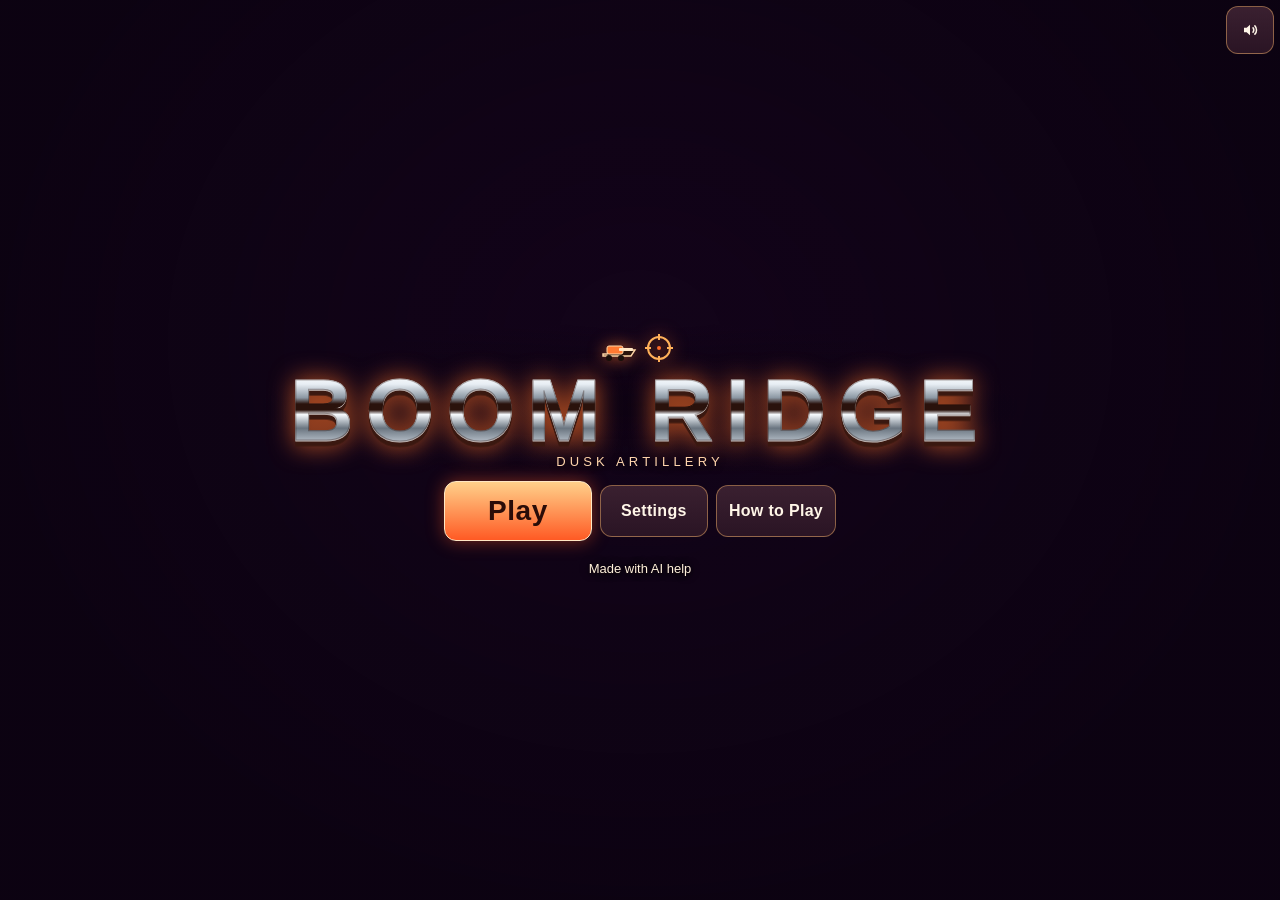
<file: index.html>
<!doctype html><html lang="en"><head><meta charset="utf-8"><meta name="viewport" content="width=device-width,initial-scale=1"><title>Boom Ridge (test build)</title>
<meta http-equiv="refresh" content="0; url=stage4/index.html?v=4"><link rel="icon" href="data:,"></head>
<body style="font-family:system-ui,sans-serif;background:#1d1030;color:#f3e6d6;padding:24px"><p><a style="color:#ffb070" href="stage4/index.html?v=4">Open Boom Ridge (Stage 4 test build)</a></p></body></html>
</file>
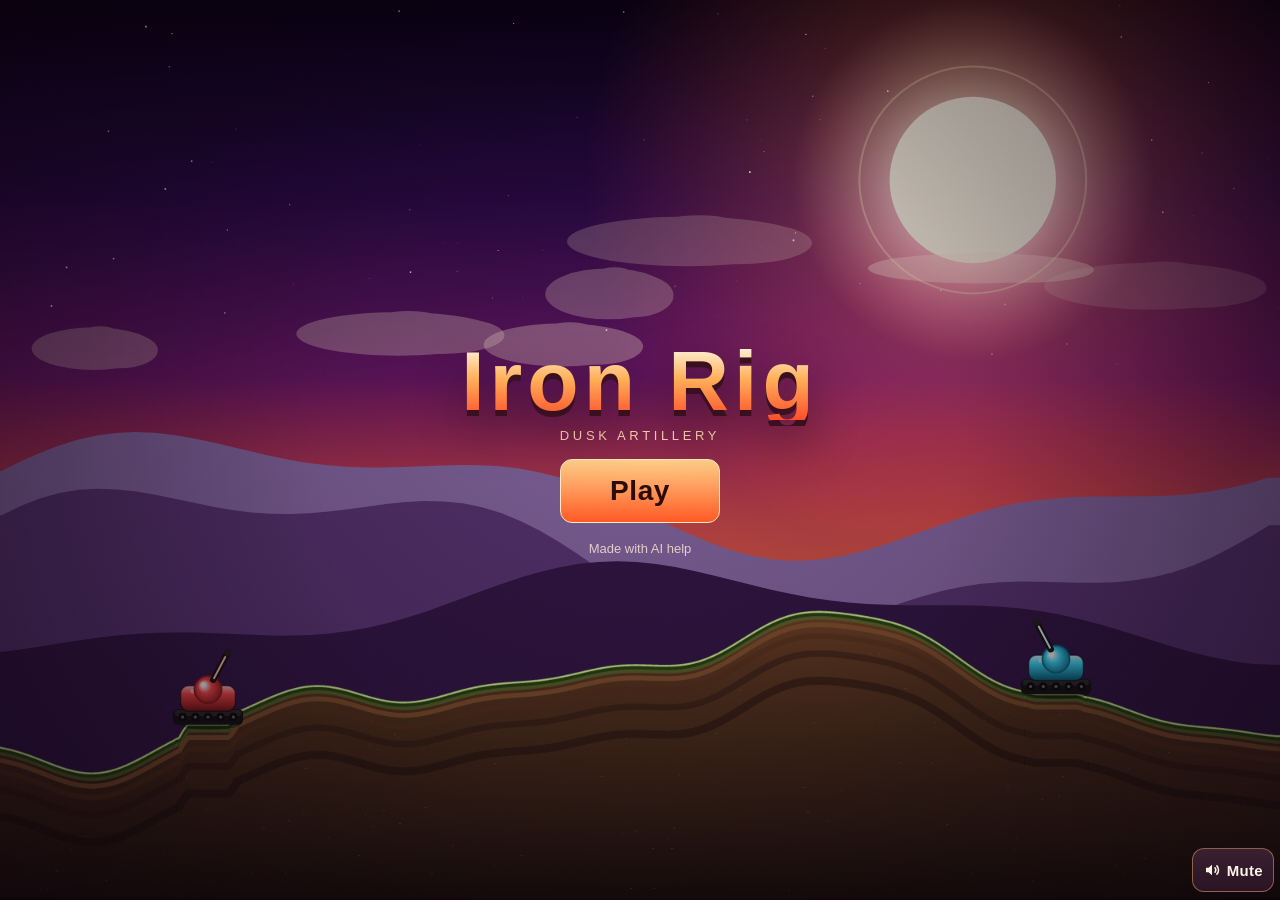
<file: stage1/index.html>
<!DOCTYPE html>
<html lang="en">
<head>
  <meta charset="UTF-8">
  <meta name="viewport" content="width=device-width, initial-scale=1, maximum-scale=1, user-scalable=no">
  <meta name="color-scheme" content="dark">
  <title>Iron Rig</title>
  <link rel="icon" href="data:,">
  <link rel="stylesheet" href="css/style.css?v=1">
</head>
<body data-screen="title">
  <canvas id="game"></canvas>
  <div id="rotate-overlay" aria-hidden="true">
    <div>
      <strong>Rotate your device</strong>
      <p>Iron Rig plays in landscape.</p>
    </div>
  </div>

  <header id="top-hud">
    <div class="panel" id="hud-turn" data-testid="hud-turn">—</div>
    <div class="panel" id="hud-wind" data-testid="hud-wind">0</div>
    <div class="panel" id="hud-angle" data-testid="hud-angle">0°</div>
    <div class="panel meter-chip" id="hud-power" data-testid="hud-power"><span id="hud-power-label">Power 0</span><i id="power-meter"></i></div>
    <div class="panel" id="hud-weapon" data-testid="hud-weapon">—</div>
    <div class="panel health" id="hud-health"></div>
  </header>

  <div id="turn-banner"></div>

  <section id="screen-title">
    <h1 id="game-title">Iron Rig</h1>
    <p class="tag">Dusk artillery</p>
    <button type="button" id="play-btn" data-testid="play-btn">Play</button>
    <p class="credit">Made with AI help</p>
  </section>

  <section id="screen-setup">
    <div class="setup-head">
      <div class="setup-title">Crew</div>
      <div class="count-row">
        <button type="button" data-testid="setup-count-2">2</button>
        <button type="button" data-testid="setup-count-3">3</button>
        <button type="button" data-testid="setup-count-4">4</button>
      </div>
      <button type="button" id="start-btn" data-testid="start-btn">Start</button>
    </div>
    <p class="setup-note">Pass the device. Humans play on their own turn.</p>
    <div class="tank-row" id="tank-row-0">
      <i class="swatch" id="swatch-0"></i>
      <span class="tname">Red</span>
      <button type="button" data-testid="setup-cpu-0">Human</button>
      <button type="button" data-testid="setup-skill-0-easy">Easy</button>
      <button type="button" data-testid="setup-skill-0-normal">Normal</button>
      <button type="button" data-testid="setup-skill-0-hard">Hard</button>
    </div>
    <div class="tank-row" id="tank-row-1">
      <i class="swatch" id="swatch-1"></i>
      <span class="tname">Cyan</span>
      <button type="button" data-testid="setup-cpu-1">Computer</button>
      <button type="button" data-testid="setup-skill-1-easy">Easy</button>
      <button type="button" data-testid="setup-skill-1-normal">Normal</button>
      <button type="button" data-testid="setup-skill-1-hard">Hard</button>
    </div>
    <div class="tank-row" id="tank-row-2">
      <i class="swatch" id="swatch-2"></i>
      <span class="tname">Lime</span>
      <button type="button" data-testid="setup-cpu-2">Computer</button>
      <button type="button" data-testid="setup-skill-2-easy">Easy</button>
      <button type="button" data-testid="setup-skill-2-normal">Normal</button>
      <button type="button" data-testid="setup-skill-2-hard">Hard</button>
    </div>
    <div class="tank-row" id="tank-row-3">
      <i class="swatch" id="swatch-3"></i>
      <span class="tname">Gold</span>
      <button type="button" data-testid="setup-cpu-3">Computer</button>
      <button type="button" data-testid="setup-skill-3-easy">Easy</button>
      <button type="button" data-testid="setup-skill-3-normal">Normal</button>
      <button type="button" data-testid="setup-skill-3-hard">Hard</button>
    </div>
  </section>

  <div id="controls">
    <button type="button" data-testid="angle-minus" aria-label="Decrease angle">A−</button>
    <button type="button" data-testid="angle-plus" aria-label="Increase angle">A+</button>
    <button type="button" data-testid="power-minus" aria-label="Decrease power">P−</button>
    <button type="button" data-testid="power-plus" aria-label="Increase power">P+</button>
    <button type="button" id="weapon-btn" data-testid="weapon-btn">Basic Shell</button>
    <button type="button" id="fire-btn" data-testid="fire-btn">FIRE</button>
  </div>

  <button type="button" id="mute-btn" data-testid="mute-btn" aria-pressed="false"><svg viewBox="0 0 24 24" width="18" height="18" aria-hidden="true"><path fill="currentColor" d="M4 9h3.5L12 5v14l-4.5-4H4z"/><path class="waves" fill="none" stroke="currentColor" stroke-width="2" stroke-linecap="round" d="M16 9a5 5 0 010 6M18.5 6.5a8 8 0 010 11"/></svg><span id="mute-label">Mute</span></button>

  <section id="screen-winner">
    <div id="winner-card">
      <h2 id="winner-text" data-testid="winner-text">Draw</h2>
      <p id="winner-tally"></p>
      <div class="winner-row">
        <button type="button" id="next-round-btn" data-testid="next-round-btn">Next round</button>
        <button type="button" id="menu-btn" data-testid="menu-btn">Menu</button>
      </div>
    </div>
  </section>

  <script type="module" src="js/main.js?v=1"></script>
</body>
</html>
</file>
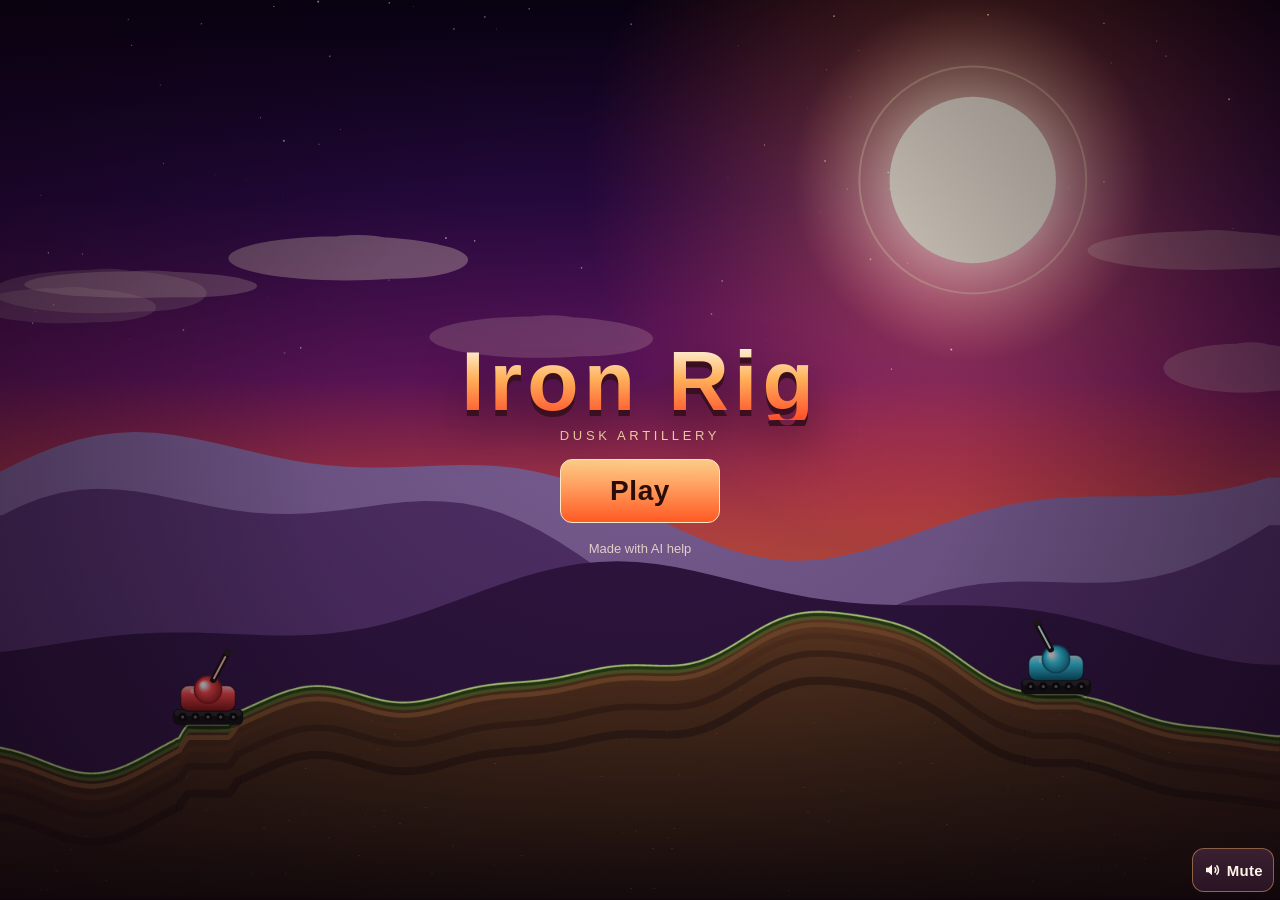
<file: stage2/index.html>
<!DOCTYPE html>
<html lang="en">
<head>
  <meta charset="UTF-8">
  <meta name="viewport" content="width=device-width, initial-scale=1, maximum-scale=1, user-scalable=no">
  <meta name="color-scheme" content="dark">
  <title>Iron Rig</title>
  <link rel="icon" href="data:,">
  <link rel="stylesheet" href="css/style.css?v=1">
</head>
<body data-screen="title">
  <canvas id="game"></canvas>
  <div id="rotate-overlay" aria-hidden="true">
    <div>
      <strong>Rotate your device</strong>
      <p>Iron Rig plays in landscape.</p>
    </div>
  </div>

  <header id="top-hud">
    <div class="panel" id="hud-turn" data-testid="hud-turn">—</div>
    <div class="panel" id="hud-wind" data-testid="hud-wind">0</div>
    <div class="panel" id="hud-angle" data-testid="hud-angle">0°</div>
    <div class="panel meter-chip" id="hud-power" data-testid="hud-power"><span id="hud-power-label">Power 0</span><i id="power-meter"></i></div>
    <div class="panel" id="hud-weapon" data-testid="hud-weapon">—</div>
    <div class="panel" id="hud-fuel" data-testid="hud-fuel">Fuel 0</div>
    <div class="panel health" id="hud-health"></div>
  </header>

  <div id="turn-banner"></div>

  <section id="screen-title">
    <h1 id="game-title">Iron Rig</h1>
    <p class="tag">Dusk artillery</p>
    <button type="button" id="play-btn" data-testid="play-btn">Play</button>
    <p class="credit">Made with AI help</p>
  </section>

  <section id="screen-setup">
    <div class="setup-head">
      <div class="setup-title">Crew</div>
      <div class="count-row">
        <button type="button" data-testid="setup-count-2">2</button>
        <button type="button" data-testid="setup-count-3">3</button>
        <button type="button" data-testid="setup-count-4">4</button>
      </div>
      <button type="button" id="start-btn" data-testid="start-btn">Start</button>
    </div>
    <p class="setup-note">Pass the device. Humans play on their own turn.</p>
    <div class="opt-row" id="round-row">
      <span class="tname">Rounds</span>
      <button type="button" data-testid="setup-rounds-3">3</button>
      <button type="button" data-testid="setup-rounds-5">5</button>
      <button type="button" data-testid="setup-rounds-10">10</button>
      <span class="tname cashlab">Cash</span>
      <button type="button" data-testid="setup-cash-low">Low</button>
      <button type="button" data-testid="setup-cash-normal">Norm</button>
      <button type="button" data-testid="setup-cash-high">High</button>
    </div>
    <div class="opt-row" id="terrain-row">
      <span class="tname">Land</span>
      <button type="button" data-testid="setup-terrain-rolling">Hills</button>
      <button type="button" data-testid="setup-terrain-mountains">Mountains</button>
      <button type="button" data-testid="setup-terrain-canyon">Canyon</button>
      <button type="button" data-testid="setup-terrain-islands">Islands</button>
      <button type="button" data-testid="setup-terrain-spires">Spires</button>
      <button type="button" data-testid="setup-terrain-random">Random</button>
    </div>
    <div class="tank-row" id="tank-row-0">
      <i class="swatch" id="swatch-0"></i>
      <span class="tname">Red</span>
      <button type="button" data-testid="setup-cpu-0">Human</button>
      <button type="button" data-testid="setup-skill-0-easy">Easy</button>
      <button type="button" data-testid="setup-skill-0-normal">Normal</button>
      <button type="button" data-testid="setup-skill-0-hard">Hard</button>
    </div>
    <div class="tank-row" id="tank-row-1">
      <i class="swatch" id="swatch-1"></i>
      <span class="tname">Cyan</span>
      <button type="button" data-testid="setup-cpu-1">Computer</button>
      <button type="button" data-testid="setup-skill-1-easy">Easy</button>
      <button type="button" data-testid="setup-skill-1-normal">Normal</button>
      <button type="button" data-testid="setup-skill-1-hard">Hard</button>
    </div>
    <div class="tank-row" id="tank-row-2">
      <i class="swatch" id="swatch-2"></i>
      <span class="tname">Lime</span>
      <button type="button" data-testid="setup-cpu-2">Computer</button>
      <button type="button" data-testid="setup-skill-2-easy">Easy</button>
      <button type="button" data-testid="setup-skill-2-normal">Normal</button>
      <button type="button" data-testid="setup-skill-2-hard">Hard</button>
    </div>
    <div class="tank-row" id="tank-row-3">
      <i class="swatch" id="swatch-3"></i>
      <span class="tname">Gold</span>
      <button type="button" data-testid="setup-cpu-3">Computer</button>
      <button type="button" data-testid="setup-skill-3-easy">Easy</button>
      <button type="button" data-testid="setup-skill-3-normal">Normal</button>
      <button type="button" data-testid="setup-skill-3-hard">Hard</button>
    </div>
  </section>

  <div id="move-bar">
    <button type="button" data-testid="move-left-btn" aria-label="Drive left">◀ Move</button>
    <button type="button" data-testid="move-right-btn" aria-label="Drive right">Move ▶</button>
    <button type="button" data-testid="shield-btn" aria-label="Toggle shield">Shield</button>
  </div>

  <div id="controls">
    <button type="button" data-testid="angle-minus" aria-label="Decrease angle">A−</button>
    <button type="button" data-testid="angle-plus" aria-label="Increase angle">A+</button>
    <button type="button" data-testid="power-minus" aria-label="Decrease power">P−</button>
    <button type="button" data-testid="power-plus" aria-label="Increase power">P+</button>
    <button type="button" id="weapon-btn" data-testid="weapon-btn">Basic Shell</button>
    <button type="button" id="fire-btn" data-testid="fire-btn">FIRE</button>
  </div>

  <button type="button" id="mute-btn" data-testid="mute-btn" aria-pressed="false"><svg viewBox="0 0 24 24" width="18" height="18" aria-hidden="true"><path fill="currentColor" d="M4 9h3.5L12 5v14l-4.5-4H4z"/><path class="waves" fill="none" stroke="currentColor" stroke-width="2" stroke-linecap="round" d="M16 9a5 5 0 010 6M18.5 6.5a8 8 0 010 11"/></svg><span id="mute-label">Mute</span></button>

  <section id="screen-winner">
    <div id="winner-card">
      <h2 id="winner-text" data-testid="winner-text">Draw</h2>
      <p id="winner-tally"></p>
      <div id="money-summary" data-testid="money-summary" hidden></div>
      <div class="winner-row">
        <button type="button" id="next-round-btn" data-testid="next-round-btn">Next round</button>
        <button type="button" id="menu-btn" data-testid="menu-btn">Menu</button>
      </div>
    </div>
  </section>

  <section id="screen-store" data-testid="store-screen">
    <div class="store-head">
      <h2 id="store-title">Store</h2>
      <div id="store-cash" data-testid="store-cash">$0</div>
      <button type="button" id="store-done-btn" data-testid="store-done-btn">Done</button>
    </div>
    <p id="store-note" class="store-note"></p>
    <div class="store-tabs">
      <button type="button" data-store-tab="weapon" data-testid="store-tab-weapons">Weapons</button>
      <button type="button" data-store-tab="accessory" data-testid="store-tab-accessories">Accessories</button>
      <button type="button" data-store-tab="upgrade" data-testid="store-tab-upgrades">Upgrades</button>
    </div>
    <div id="store-grid" class="store-grid"></div>
  </section>

  <section id="screen-pass">
    <h2 id="pass-title">Pass the device</h2>
    <button type="button" id="pass-continue-btn" data-testid="pass-continue-btn">Continue</button>
  </section>

  <section id="screen-final" data-testid="final-standings">
    <h2>Final standings</h2>
    <ol id="final-list"></ol>
    <div class="winner-row">
      <button type="button" id="play-again-btn" data-testid="play-again-btn">Play again</button>
      <button type="button" id="final-menu-btn" data-testid="menu-btn">Menu</button>
    </div>
  </section>

  <script type="module" src="js/main.js?v=1"></script>
</body>
</html>
</file>
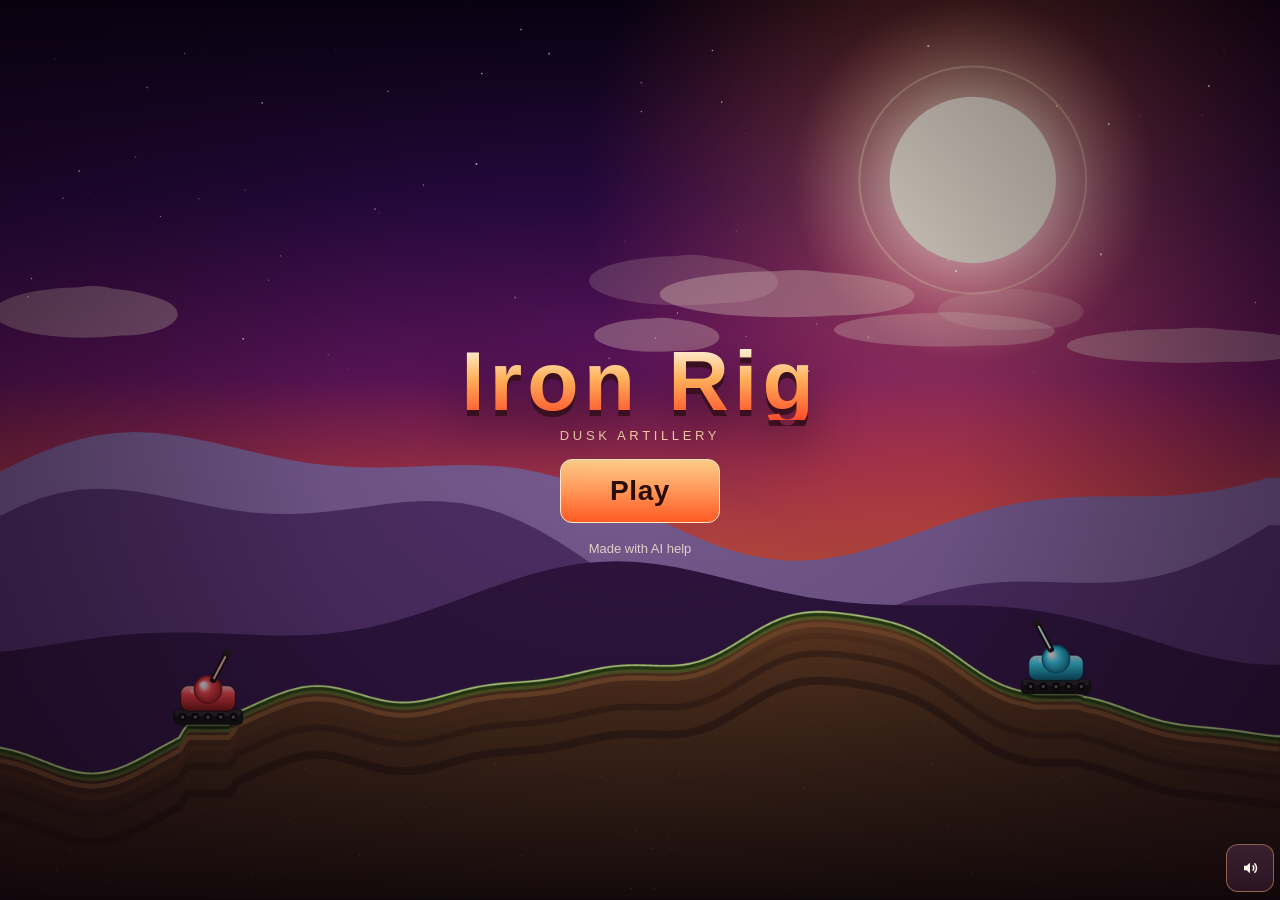
<file: stage3/index.html>
<!DOCTYPE html>
<html lang="en">
<head>
  <meta charset="UTF-8">
  <meta name="viewport" content="width=device-width, initial-scale=1, maximum-scale=1, user-scalable=no, viewport-fit=cover">
  <meta name="color-scheme" content="dark">
  <title>Iron Rig</title>
  <link rel="icon" href="data:,">
  <link rel="stylesheet" href="css/style.css?v=1">
</head>
<body data-screen="title">
  <canvas id="game"></canvas>
  <div id="rotate-overlay" aria-hidden="true">
    <div>
      <strong>Rotate your device</strong>
      <p>Iron Rig plays in landscape.</p>
    </div>
  </div>

  <header id="top-hud">
    <div class="panel" id="hud-turn" data-testid="hud-turn">—</div>
    <div class="panel" id="hud-wind" data-testid="hud-wind">0</div>
    <div class="panel" id="hud-angle" data-testid="hud-angle">0°</div>
    <div class="panel meter-chip" id="hud-power" data-testid="hud-power"><span id="hud-power-label">Power 0</span><i id="power-meter"></i></div>
    <div class="panel" id="hud-weapon" data-testid="hud-weapon">—</div>
    <div class="panel" id="hud-fuel" data-testid="hud-fuel">Fuel 0</div>
    <div class="panel health" id="hud-health"></div>
  </header>

  <div id="turn-banner"></div>

  <section id="screen-title">
    <h1 id="game-title">Iron Rig</h1>
    <p class="tag">Dusk artillery</p>
    <button type="button" id="play-btn" data-testid="play-btn">Play</button>
    <p class="credit">Made with AI help</p>
  </section>

  <section id="screen-setup">
    <div class="setup-head">
      <div class="setup-title">Crew</div>
      <div class="count-row">
        <button type="button" data-testid="setup-count-2">2</button>
        <button type="button" data-testid="setup-count-3">3</button>
        <button type="button" data-testid="setup-count-4">4</button>
      </div>
      <button type="button" id="start-btn" data-testid="start-btn">Start</button>
    </div>
    <p class="setup-note">Pass the device. Humans play on their own turn.</p>
    <div class="opt-row" id="round-row">
      <span class="tname">Rounds</span>
      <button type="button" data-testid="setup-rounds-3">3</button>
      <button type="button" data-testid="setup-rounds-5">5</button>
      <button type="button" data-testid="setup-rounds-10">10</button>
      <span class="tname cashlab">Cash</span>
      <button type="button" data-testid="setup-cash-low">Low</button>
      <button type="button" data-testid="setup-cash-normal">Norm</button>
      <button type="button" data-testid="setup-cash-high">High</button>
    </div>
    <div class="opt-row" id="terrain-row">
      <span class="tname">Land</span>
      <button type="button" data-testid="setup-terrain-rolling">Hills</button>
      <button type="button" data-testid="setup-terrain-mountains">Mountains</button>
      <button type="button" data-testid="setup-terrain-canyon">Canyon</button>
      <button type="button" data-testid="setup-terrain-islands">Islands</button>
      <button type="button" data-testid="setup-terrain-spires">Spires</button>
      <button type="button" data-testid="setup-terrain-random">Random</button>
    </div>
    <div class="opt-row" id="extra-row">
      <button type="button" id="setup-taunts" data-testid="setup-taunts">Taunts: On</button>
      <button type="button" id="setup-handoff" data-testid="setup-handoff">Pass: On</button>
    </div>
    <div class="tank-row" id="tank-row-0">
      <i class="swatch" id="swatch-0"></i>
      <span class="tname">Red</span>
      <button type="button" data-testid="setup-cpu-0">Human</button>
      <button type="button" data-testid="setup-skill-0-easy">Easy</button>
      <button type="button" data-testid="setup-skill-0-normal">Normal</button>
      <button type="button" data-testid="setup-skill-0-hard">Hard</button>
    </div>
    <div class="tank-row" id="tank-row-1">
      <i class="swatch" id="swatch-1"></i>
      <span class="tname">Cyan</span>
      <button type="button" data-testid="setup-cpu-1">Computer</button>
      <button type="button" data-testid="setup-skill-1-easy">Easy</button>
      <button type="button" data-testid="setup-skill-1-normal">Normal</button>
      <button type="button" data-testid="setup-skill-1-hard">Hard</button>
    </div>
    <div class="tank-row" id="tank-row-2">
      <i class="swatch" id="swatch-2"></i>
      <span class="tname">Lime</span>
      <button type="button" data-testid="setup-cpu-2">Computer</button>
      <button type="button" data-testid="setup-skill-2-easy">Easy</button>
      <button type="button" data-testid="setup-skill-2-normal">Normal</button>
      <button type="button" data-testid="setup-skill-2-hard">Hard</button>
    </div>
    <div class="tank-row" id="tank-row-3">
      <i class="swatch" id="swatch-3"></i>
      <span class="tname">Gold</span>
      <button type="button" data-testid="setup-cpu-3">Computer</button>
      <button type="button" data-testid="setup-skill-3-easy">Easy</button>
      <button type="button" data-testid="setup-skill-3-normal">Normal</button>
      <button type="button" data-testid="setup-skill-3-hard">Hard</button>
    </div>
  </section>

  <div id="move-bar">
    <button type="button" data-testid="move-left-btn" aria-label="Drive left">◀ Move</button>
    <button type="button" data-testid="move-right-btn" aria-label="Drive right">Move ▶</button>
    <button type="button" data-testid="shield-btn" aria-label="Toggle shield">Shield</button>
  </div>

  <div id="controls">
    <button type="button" data-testid="angle-minus" aria-label="Decrease angle">A−</button>
    <button type="button" data-testid="angle-plus" aria-label="Increase angle">A+</button>
    <button type="button" data-testid="power-minus" aria-label="Decrease power">P−</button>
    <button type="button" data-testid="power-plus" aria-label="Increase power">P+</button>
    <button type="button" id="weapon-btn" data-testid="weapon-btn">Basic Shell</button>
    <button type="button" id="fire-btn" data-testid="fire-btn">FIRE</button>
  </div>

  <button type="button" id="volume-btn" data-testid="volume-btn" aria-label="Volume" aria-expanded="false"><svg viewBox="0 0 24 24" width="18" height="18" aria-hidden="true"><path fill="currentColor" d="M4 9h3.5L12 5v14l-4.5-4H4z"/><path class="waves" fill="none" stroke="currentColor" stroke-width="2" stroke-linecap="round" d="M16 9a5 5 0 010 6M18.5 6.5a8 8 0 010 11"/></svg></button>
  <div id="volume-pop" hidden>
    <label class="vol-lab">Volume <input type="range" id="volume-slider" data-testid="volume-slider" min="0" max="100" value="85"></label>
    <button type="button" id="mute-btn" data-testid="mute-btn" aria-pressed="false"><span id="mute-label">Mute</span></button>
    <button type="button" id="taunts-toggle" data-testid="taunts-toggle">Taunts: On</button>
  </div>

  <section id="screen-winner">
    <div id="winner-card">
      <h2 id="winner-text" data-testid="winner-text">Draw</h2>
      <p id="winner-tally"></p>
      <div id="money-summary" data-testid="money-summary" hidden></div>
      <div class="winner-row">
        <button type="button" id="next-round-btn" data-testid="next-round-btn">Next round</button>
        <button type="button" id="menu-btn" data-testid="menu-btn">Menu</button>
      </div>
    </div>
  </section>

  <section id="screen-store" data-testid="store-screen">
    <div class="store-head">
      <h2 id="store-title">Store</h2>
      <div id="store-cash" data-testid="store-cash">$0</div>
      <button type="button" id="store-done-btn" data-testid="store-done-btn">Done</button>
    </div>
    <p id="store-note" class="store-note"></p>
    <div class="store-tabs">
      <button type="button" data-store-tab="weapon" data-testid="store-tab-weapons">Weapons</button>
      <button type="button" data-store-tab="accessory" data-testid="store-tab-accessories">Accessories</button>
      <button type="button" data-store-tab="upgrade" data-testid="store-tab-upgrades">Upgrades</button>
    </div>
    <div class="store-body">
      <div id="store-grid" class="store-grid"></div>
      <div id="store-more" data-testid="store-more" hidden>more ▼</div>
    </div>
  </section>

  <section id="screen-handoff" data-testid="handoff-screen">
    <h2 id="handoff-title">Pass the device</h2>
    <button type="button" id="handoff-go-btn" data-testid="handoff-go-btn">Go!</button>
  </section>

  <section id="screen-pass">
    <h2 id="pass-title">Pass the device</h2>
    <button type="button" id="pass-continue-btn" data-testid="pass-continue-btn">Continue</button>
  </section>

  <section id="screen-final" data-testid="final-standings">
    <h2>Final standings</h2>
    <ol id="final-list"></ol>
    <div class="winner-row">
      <button type="button" id="play-again-btn" data-testid="play-again-btn">Play again</button>
      <button type="button" id="final-menu-btn" data-testid="menu-btn">Menu</button>
    </div>
  </section>

  <script type="module" src="js/main.js?v=1"></script>
</body>
</html>
</file>
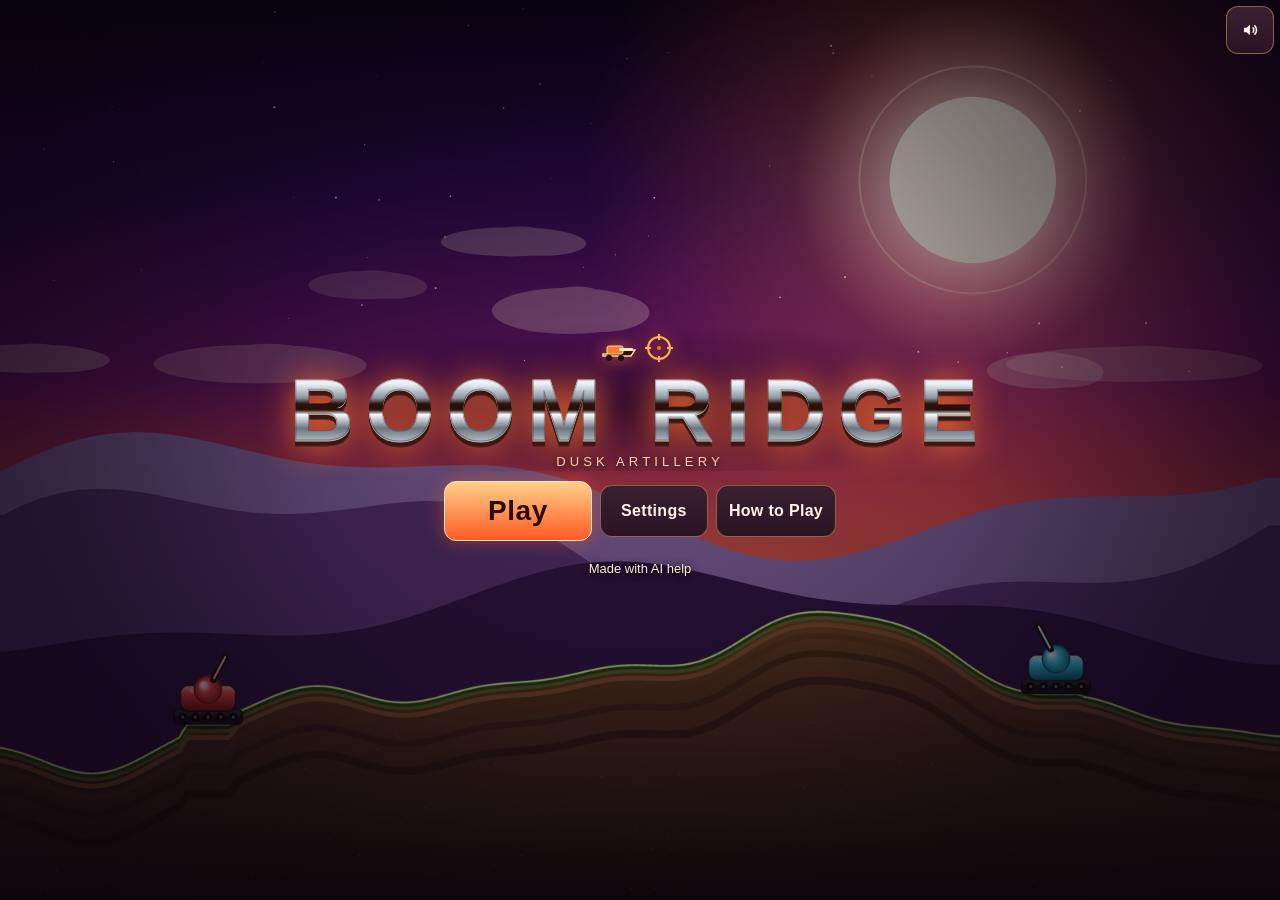
<file: stage4/index.html>
<!DOCTYPE html>
<html lang="en">
<head>
  <meta charset="UTF-8">
  <meta name="viewport" content="width=device-width, initial-scale=1, maximum-scale=1, user-scalable=no, viewport-fit=cover">
  <meta name="color-scheme" content="dark">
  <title>Boom Ridge</title>
  <link rel="icon" href="data:,">
  <link rel="stylesheet" href="css/style.css?v=4">
</head>
<body data-screen="title">
  <canvas id="game"></canvas>
  <div id="rotate-overlay" aria-hidden="true">
    <div>
      <strong>Rotate your device</strong>
      <p id="rotate-note">Boom Ridge plays in landscape.</p>
    </div>
  </div>

  <header id="top-hud">
    <div class="panel" id="hud-turn" data-testid="hud-turn">—</div>
    <div class="panel" id="hud-wind" data-testid="hud-wind">0</div>
    <div class="panel" id="hud-angle" data-testid="hud-angle">0°</div>
    <div class="panel meter-chip" id="hud-power" data-testid="hud-power"><span id="hud-power-label">Power 0</span><i id="power-meter"></i></div>
    <div class="panel" id="hud-weapon" data-testid="hud-weapon">—</div>
    <div class="panel" id="hud-fuel" data-testid="hud-fuel">Fuel 0</div>
    <div class="panel health" id="hud-health"></div>
  </header>

  <div id="turn-banner"></div>

  <section id="screen-title">
    <div class="logo-wrap">
      <div class="logo-mark" aria-hidden="true">
        <svg viewBox="0 0 86 36" width="86" height="36">
          <circle cx="62" cy="18" r="11" fill="none" stroke="#ffb15a" stroke-width="2"/>
          <path d="M62 4v6M62 26v6M48 18h6M70 18h6" stroke="#ffb15a" stroke-width="2"/>
          <circle cx="62" cy="18" r="2" fill="#ff6a2a"/>
          <path d="M6 26h28l4-6H14l-4 4H6z" fill="#2a140c" stroke="#ffd7a8" stroke-width="1.4"/>
          <rect x="10" y="16" width="16" height="8" rx="2" fill="#ff7a32" stroke="#ffd7a8" stroke-width="1"/>
          <rect x="22" y="18" width="14" height="3" rx="1" fill="#ffe7c4"/>
          <circle cx="12" cy="28" r="3" fill="#1a100c"/>
          <circle cx="24" cy="28" r="3" fill="#1a100c"/>
        </svg>
      </div>
      <h1 id="game-title">Boom Ridge</h1>
      <p class="tag">Dusk artillery</p>
    </div>
    <div class="title-actions">
      <button type="button" id="play-btn" data-testid="play-btn">Play</button>
      <button type="button" id="settings-btn" data-testid="settings-btn">Settings</button>
      <button type="button" id="howto-btn" data-testid="howto-btn">How to Play</button>
    </div>
    <p class="credit">Made with AI help</p>
  </section>

  <section id="screen-settings" data-testid="settings-screen">
    <div class="sheet">
      <h2>Settings</h2>
      <label class="vol-lab">Volume <input type="range" id="settings-volume" data-testid="settings-volume" min="0" max="100" value="85"></label>
      <button type="button" id="settings-mute" data-testid="settings-mute">Mute</button>
      <button type="button" id="settings-taunts" data-testid="settings-taunts">Taunts: On</button>
      <button type="button" id="settings-pass" data-testid="settings-pass">Pass screen: On</button>
      <button type="button" id="settings-reduce" data-testid="settings-reduce">Reduced effects: Off</button>
      <button type="button" id="settings-back-btn" data-testid="settings-back-btn">Back</button>
    </div>
  </section>

  <section id="screen-howto" data-testid="howto-screen">
    <div class="howto-head">
      <h2>How to Play</h2>
      <button type="button" id="howto-back-btn" data-testid="howto-back-btn">Back</button>
    </div>
    <div class="howto-scroll" id="howto-scroll">
      <h3>Goal</h3>
      <p>Be the last tank standing to win the round. After the match, the most round wins takes the standings. Ties break on cash, then damage.</p>
      <h3>Turns</h3>
      <p>Wind changes, you aim, you fire, then everyone waits. The turn ends when the shell, the fire, and the falling dirt are finished.</p>
      <h3>Aiming</h3>
      <p>Drag on the battlefield to set the barrel and the power. A− and A+ nudge the angle. P− and P+ nudge the power.</p>
      <p>Keyboard: arrow keys change angle and power in bigger steps. Hold Shift for fine steps. Space fires. Tab, Q, or E switches weapon. A and D drive, if you have fuel.</p>
      <h3>Wind</h3>
      <p>The wind chip shows which way the air pushes, and how hard. A strong wind bends long shots. The laser sight draws that curve.</p>
      <h3>Money and the store</h3>
      <p>Hits, kills, round wins, and surviving pay cash. Leftover cash earns a little interest. Between rounds, buy weapons, accessories, and upgrades. Sell gives back half of one round. Basic Shell is free and never runs out.</p>
      <h3>Weapons</h3>
      <div id="howto-weapons" class="howto-list"></div>
      <h3>Accessories</h3>
      <div id="howto-gear" class="howto-list"></div>
      <h3>Hot-seat</h3>
      <p>With two or more humans and Pass on, the device shows a private card before the next person's turn. Hand it over. The previous aim stays hidden.</p>
      <p class="howto-end">That is the whole rig. Go make a hill regret it.</p>
    </div>
  </section>

  <section id="screen-setup">
    <div class="setup-head">
      <div class="setup-title">Crew</div>
      <div class="count-row">
        <button type="button" data-testid="setup-count-2">2</button>
        <button type="button" data-testid="setup-count-3">3</button>
        <button type="button" data-testid="setup-count-4">4</button>
      </div>
      <button type="button" id="start-btn" data-testid="start-btn">Start</button>
    </div>
    <p class="setup-note">Pass the device. Humans play on their own turn.</p>
    <div class="opt-row" id="round-row">
      <span class="tname">Rounds</span>
      <button type="button" data-testid="setup-rounds-3">3</button>
      <button type="button" data-testid="setup-rounds-5">5</button>
      <button type="button" data-testid="setup-rounds-10">10</button>
      <span class="tname cashlab">Cash</span>
      <button type="button" data-testid="setup-cash-low">Low</button>
      <button type="button" data-testid="setup-cash-normal">Norm</button>
      <button type="button" data-testid="setup-cash-high">High</button>
    </div>
    <div class="opt-row" id="terrain-row">
      <span class="tname">Land</span>
      <button type="button" data-testid="setup-terrain-rolling">Hills</button>
      <button type="button" data-testid="setup-terrain-mountains">Mountains</button>
      <button type="button" data-testid="setup-terrain-canyon">Canyon</button>
      <button type="button" data-testid="setup-terrain-islands">Islands</button>
      <button type="button" data-testid="setup-terrain-spires">Spires</button>
      <button type="button" data-testid="setup-terrain-random">Random</button>
    </div>
    <div class="opt-row" id="extra-row">
      <button type="button" id="setup-taunts" data-testid="setup-taunts">Taunts: On</button>
      <button type="button" id="setup-handoff" data-testid="setup-handoff">Pass: On</button>
    </div>
    <div class="tank-row" id="tank-row-0">
      <i class="swatch" id="swatch-0"></i>
      <span class="tname">Red</span>
      <button type="button" data-testid="setup-cpu-0">Human</button>
      <button type="button" data-testid="setup-skill-0-easy">Easy</button>
      <button type="button" data-testid="setup-skill-0-normal">Normal</button>
      <button type="button" data-testid="setup-skill-0-hard">Hard</button>
    </div>
    <div class="tank-row" id="tank-row-1">
      <i class="swatch" id="swatch-1"></i>
      <span class="tname">Cyan</span>
      <button type="button" data-testid="setup-cpu-1">Computer</button>
      <button type="button" data-testid="setup-skill-1-easy">Easy</button>
      <button type="button" data-testid="setup-skill-1-normal">Normal</button>
      <button type="button" data-testid="setup-skill-1-hard">Hard</button>
    </div>
    <div class="tank-row" id="tank-row-2">
      <i class="swatch" id="swatch-2"></i>
      <span class="tname">Lime</span>
      <button type="button" data-testid="setup-cpu-2">Computer</button>
      <button type="button" data-testid="setup-skill-2-easy">Easy</button>
      <button type="button" data-testid="setup-skill-2-normal">Normal</button>
      <button type="button" data-testid="setup-skill-2-hard">Hard</button>
    </div>
    <div class="tank-row" id="tank-row-3">
      <i class="swatch" id="swatch-3"></i>
      <span class="tname">Gold</span>
      <button type="button" data-testid="setup-cpu-3">Computer</button>
      <button type="button" data-testid="setup-skill-3-easy">Easy</button>
      <button type="button" data-testid="setup-skill-3-normal">Normal</button>
      <button type="button" data-testid="setup-skill-3-hard">Hard</button>
    </div>
  </section>

  <div id="move-bar">
    <button type="button" data-testid="move-left-btn" aria-label="Drive left">◀ Move</button>
    <button type="button" data-testid="move-right-btn" aria-label="Drive right">Move ▶</button>
    <button type="button" data-testid="shield-btn" aria-label="Toggle shield">Shield</button>
  </div>

  <div id="controls">
    <button type="button" data-testid="angle-minus" aria-label="Decrease angle">A−</button>
    <button type="button" data-testid="angle-plus" aria-label="Increase angle">A+</button>
    <button type="button" data-testid="power-minus" aria-label="Decrease power">P−</button>
    <button type="button" data-testid="power-plus" aria-label="Increase power">P+</button>
    <button type="button" id="weapon-btn" data-testid="weapon-btn">Basic Shell</button>
    <button type="button" id="fire-btn" data-testid="fire-btn">FIRE</button>
  </div>

  <button type="button" id="volume-btn" data-testid="volume-btn" aria-label="Volume" aria-expanded="false"><svg viewBox="0 0 24 24" width="18" height="18" aria-hidden="true"><path fill="currentColor" d="M4 9h3.5L12 5v14l-4.5-4H4z"/><path class="waves" fill="none" stroke="currentColor" stroke-width="2" stroke-linecap="round" d="M16 9a5 5 0 010 6M18.5 6.5a8 8 0 010 11"/></svg></button>
  <div id="volume-pop" hidden>
    <label class="vol-lab">Volume <input type="range" id="volume-slider" data-testid="volume-slider" min="0" max="100" value="85"></label>
    <button type="button" id="mute-btn" data-testid="mute-btn" aria-pressed="false"><span id="mute-label">Mute</span></button>
    <button type="button" id="taunts-toggle" data-testid="taunts-toggle">Taunts: On</button>
  </div>

  <section id="screen-winner">
    <div id="winner-card">
      <h2 id="winner-text" data-testid="winner-text">Draw</h2>
      <p id="winner-tally"></p>
      <div id="money-summary" data-testid="money-summary" hidden></div>
      <div class="winner-row">
        <button type="button" id="next-round-btn" data-testid="next-round-btn">Next round</button>
        <button type="button" id="menu-btn" data-testid="menu-btn">Menu</button>
      </div>
    </div>
  </section>

  <section id="screen-store" data-testid="store-screen">
    <div class="store-head">
      <h2 id="store-title">Store</h2>
      <div id="store-cash" data-testid="store-cash">$0</div>
      <button type="button" id="store-done-btn" data-testid="store-done-btn">Done</button>
    </div>
    <p id="store-note" class="store-note"></p>
    <div class="store-tabs">
      <button type="button" data-store-tab="weapon" data-testid="store-tab-weapons">Weapons</button>
      <button type="button" data-store-tab="accessory" data-testid="store-tab-accessories">Accessories</button>
      <button type="button" data-store-tab="upgrade" data-testid="store-tab-upgrades">Upgrades</button>
    </div>
    <div class="store-body">
      <div id="store-grid" class="store-grid"></div>
      <div id="store-more" data-testid="store-more" hidden>more ▼</div>
    </div>
  </section>

  <section id="screen-handoff" data-testid="handoff-screen">
    <div class="handoff-card" id="handoff-card">
      <canvas id="handoff-portrait" data-testid="handoff-portrait" width="560" height="336"></canvas>
      <div class="handoff-copy">
        <p id="handoff-round" data-testid="handoff-round">Round 1 of 5</p>
        <h2 id="handoff-title">Pass the device</h2>
        <p id="handoff-stats" data-testid="handoff-stats"></p>
        <p id="handoff-wind" data-testid="handoff-wind"></p>
        <div id="handoff-board" data-testid="handoff-board"></div>
      </div>
      <button type="button" id="handoff-go-btn" data-testid="handoff-go-btn">Go!</button>
    </div>
  </section>

  <section id="screen-pass">
    <h2 id="pass-title">Pass the device</h2>
    <button type="button" id="pass-continue-btn" data-testid="pass-continue-btn">Continue</button>
  </section>

  <section id="screen-final" data-testid="final-standings">
    <h2>Final standings</h2>
    <ol id="final-list"></ol>
    <div class="winner-row">
      <button type="button" id="play-again-btn" data-testid="play-again-btn">Play again</button>
      <button type="button" id="final-menu-btn" data-testid="menu-btn">Menu</button>
    </div>
  </section>

  <script type="module" src="js/main.js?v=4"></script>
</body>
</html>
</file>
<file: stage1/css/style.css>
:root {
  --ink: #fff6e8;
  --amber: #ffb15a;
  --ember: #ff6a2a;
  --panel: rgba(18, 6, 22, 0.62);
  --line: rgba(255, 186, 110, 0.45);
  --btn: #2a1424;
  --btn-on: #ff7a32;
  color-scheme: dark;
}

* { box-sizing: border-box; }

html, body {
  margin: 0;
  height: 100%;
  overflow: hidden;
  background: #14041c;
  color: var(--ink);
  font-family: "Trebuchet MS", "Segoe UI", sans-serif;
  touch-action: none;
  user-select: none;
  -webkit-user-select: none;
}

button, canvas { touch-action: none; }

#game {
  position: fixed;
  inset: 0;
  width: 100%;
  height: 100%;
  display: block;
  z-index: 0;
}

button {
  min-width: 44px;
  min-height: 44px;
  border: 1px solid var(--line);
  background: linear-gradient(#3a2030, var(--btn));
  color: var(--ink);
  border-radius: 12px;
  font: 700 15px/1 "Trebuchet MS", "Segoe UI", sans-serif;
  letter-spacing: 0.02em;
  padding: 0 12px;
  cursor: pointer;
}

button:active { transform: translateY(1px) scale(0.98); }
button:disabled { opacity: 0.42; cursor: default; transform: none; }
button.is-on {
  background: linear-gradient(#ffb15a, var(--btn-on));
  color: #2a0c08;
  border-color: #ffe1b0;
}
button.dim { opacity: 0.55; }

#mute-btn {
  position: fixed;
  top: 6px;
  right: 6px;
  z-index: 8;
  height: 44px;
  min-width: 44px;
  display: inline-flex;
  align-items: center;
  justify-content: center;
  gap: 6px;
  padding: 0 10px;
}
#mute-btn svg { display: block; flex: 0 0 auto; }
#mute-btn.is-muted .waves { display: none; }
/* Keep Mute off the setup Start button and the winner card actions. */
body:not([data-screen="play"]) #mute-btn {
  top: auto;
  bottom: 8px;
}

#top-hud {
  display: none;
  position: fixed;
  z-index: 3;
  top: 6px;
  left: 6px;
  right: 118px;
  gap: 6px;
  align-items: center;
  flex-wrap: wrap;
  pointer-events: none;
}

.panel {
  background: var(--panel);
  border: 1px solid rgba(255, 190, 120, 0.28);
  border-radius: 10px;
  padding: 6px 8px;
  font-size: 13px;
  line-height: 1.15;
  text-shadow: 0 1px 2px rgba(0, 0, 0, 0.65);
  white-space: nowrap;
}

.health { display: flex; gap: 8px; align-items: center; }
.chip { display: inline-flex; gap: 4px; align-items: center; opacity: 0.75; }
.chip-on { opacity: 1; }
.chip-dead { opacity: 0.35; text-decoration: line-through; }
.chip i {
  width: 9px;
  height: 9px;
  border-radius: 50%;
  display: inline-block;
  box-shadow: 0 0 6px currentColor;
}
.chip b { font-weight: 700; font-size: 12px; }

#controls {
  display: none;
  position: fixed;
  z-index: 4;
  left: 8px;
  right: 8px;
  bottom: 8px;
  gap: 6px;
  align-items: center;
}

#controls button {
  height: 48px;
  flex: 0 0 auto;
  background: linear-gradient(#ffe0b4, #ff8a3c);
  color: #2a0c08;
  border-color: #ffe7c4;
}
#controls button:disabled {
  background: #2c2430;
  color: #9a8c98;
  border-color: #4a3c48;
  opacity: 0.55;
  box-shadow: none;
}
#weapon-btn {
  flex: 1 1 90px;
  min-width: 44px;
  max-width: 240px;
  overflow: hidden;
  text-overflow: ellipsis;
  white-space: nowrap;
}
#fire-btn {
  flex: 1.4 1 100px;
  min-width: 84px;
  height: 52px;
  background: linear-gradient(#ffe7b0, #ff4a16);
  color: #2a0c08;
  border-color: #ffe7c4;
  font-size: 22px;
  letter-spacing: 0.12em;
  box-shadow: 0 0 18px rgba(255, 80, 20, 0.55);
}
#controls.live #fire-btn {
  box-shadow: 0 0 22px rgba(255, 90, 20, 0.9), 0 0 4px rgba(255, 220, 160, 0.8);
}
.meter-chip { position: relative; padding-bottom: 8px; min-width: 78px; }
#power-meter {
  position: absolute;
  left: 6px;
  bottom: 3px;
  height: 3px;
  width: 0;
  max-width: calc(100% - 12px);
  border-radius: 2px;
  background: linear-gradient(90deg, #ffb15a, #ff4a16);
  pointer-events: none;
}

#turn-banner {
  display: none;
  position: fixed;
  z-index: 4;
  left: 0;
  right: 0;
  top: 18%;
  height: 64px;
  align-items: center;
  justify-content: center;
  text-align: center;
  padding: 0 16px;
  font: 800 40px/1 Impact, "Arial Black", sans-serif;
  letter-spacing: 0.04em;
  text-shadow: 0 2px 0 #14040c, 0 0 12px rgba(0, 0, 0, 0.9), 0 8px 20px rgba(0, 0, 0, 0.55);
  -webkit-text-stroke: 5px rgba(16, 4, 10, 0.55);
  paint-order: stroke fill;
  pointer-events: none;
  opacity: 0;
  transform: translateY(12px);
  transition: transform 0.28s ease;
}
#turn-banner.show { opacity: 1; transform: translateY(0); }

#screen-title, #screen-setup, #screen-winner { display: none; }

body[data-screen="title"] #screen-title,
body[data-screen="setup"] #screen-setup,
body[data-screen="winner"] #screen-winner { display: flex; }

body[data-screen="play"] #top-hud,
body[data-screen="play"] #controls,
body[data-screen="play"] #turn-banner { display: flex; }

#screen-title {
  position: fixed;
  z-index: 5;
  inset: 0;
  flex-direction: column;
  align-items: center;
  justify-content: center;
  gap: 8px;
  pointer-events: none;
  background: radial-gradient(ellipse at 50% 40%, rgba(20, 4, 20, 0.15), rgba(10, 2, 12, 0.45));
}
#screen-title h1 {
  margin: 0;
  font: 800 84px/0.9 Impact, "Arial Black", sans-serif;
  letter-spacing: 0.06em;
  background: linear-gradient(#fff8e8, #ffb15a 45%, #ff4d2a);
  -webkit-background-clip: text;
  background-clip: text;
  color: transparent;
  filter: drop-shadow(0 6px 0 #3a1020) drop-shadow(0 16px 24px rgba(0, 0, 0, 0.45));
}
#screen-title .tag {
  margin: 0 0 8px;
  letter-spacing: 0.28em;
  text-transform: uppercase;
  font-size: 13px;
  color: #ffd7b0;
}
#play-btn {
  pointer-events: auto;
  min-width: 160px;
  height: 64px;
  font-size: 28px;
  background: linear-gradient(#ffd08a, #ff5a24);
  color: #2a0c08;
  border-color: #ffe7c4;
}
.credit {
  pointer-events: none;
  margin: 10px 0 0;
  font-size: 13px;
  color: rgba(255, 236, 214, 0.8);
}

#screen-setup {
  position: fixed;
  z-index: 5;
  inset: 0;
  flex-direction: column;
  gap: 6px;
  padding: 10px 12px;
  pointer-events: none;
  background: linear-gradient(180deg, rgba(12, 4, 16, 0.78), rgba(12, 4, 16, 0.28) 46%, rgba(12, 4, 16, 0.62));
}
.setup-head, .tank-row, #start-btn, .count-row button { pointer-events: auto; }
.setup-head {
  display: flex;
  align-items: center;
  gap: 8px;
}
.setup-title {
  font: 800 28px/1 Impact, "Arial Black", sans-serif;
  letter-spacing: 0.08em;
  color: #ffd7a8;
}
.count-row { display: flex; gap: 6px; }
.count-row button { width: 48px; height: 48px; padding: 0; }
#start-btn {
  margin-left: auto;
  min-width: 120px;
  height: 48px;
  background: linear-gradient(#ffd08a, #ff5a24);
  color: #2a0c08;
  border-color: #ffe7c4;
  font-size: 18px;
}
.setup-note {
  margin: 0;
  font-size: 13px;
  color: #ffe0c2;
}
.tank-row {
  display: flex;
  align-items: center;
  gap: 6px;
  min-height: 48px;
}
.swatch {
  width: 16px;
  height: 16px;
  border-radius: 50%;
  box-shadow: 0 0 8px rgba(255, 180, 80, 0.45);
  flex: 0 0 auto;
}
.tname {
  width: 52px;
  font-weight: 800;
  flex: 0 0 auto;
}
.tank-row button { height: 44px; }

#screen-winner {
  position: fixed;
  z-index: 6;
  inset: 0;
  align-items: center;
  justify-content: center;
  pointer-events: none;
  background: rgba(8, 2, 12, 0.28);
}
#winner-card {
  pointer-events: auto;
  min-width: min(440px, calc(100vw - 24px));
  padding: 22px 22px 18px;
  text-align: center;
  background: rgba(16, 6, 22, 0.88);
  border: 2px solid rgba(255, 176, 90, 0.75);
  border-radius: 18px;
  box-shadow: 0 16px 50px rgba(0, 0, 0, 0.45), 0 0 30px rgba(255, 100, 30, 0.18);
}
#winner-text {
  margin: 0;
  font: 800 42px/1 Impact, "Arial Black", sans-serif;
  letter-spacing: 0.03em;
  color: #ffe1b8;
}
#winner-tally { margin: 8px 0 14px; color: #ffd0a4; }
.winner-row { display: flex; gap: 8px; justify-content: center; }
.winner-row button { height: 52px; min-width: 120px; }
#next-round-btn {
  background: linear-gradient(#ffd08a, #ff5a24);
  color: #2a0c08;
  border-color: #ffe7c4;
}

#rotate-overlay {
  display: none;
  position: fixed;
  inset: 0;
  z-index: 20;
  background: rgba(10, 3, 14, 0.88);
  color: #ffe7c4;
  align-items: center;
  justify-content: center;
  text-align: center;
  padding: 24px;
}
#rotate-overlay strong {
  display: block;
  font: 800 32px/1.1 Impact, "Arial Black", sans-serif;
}
#rotate-overlay p { margin: 8px 0 0; font-size: 16px; }

@media (orientation: portrait) {
  #rotate-overlay { display: flex; }
}

@media (max-height: 420px) {
  #screen-title h1 { font-size: 56px; }
  #screen-title .tag { margin-bottom: 2px; }
  #play-btn { height: 52px; }
  .setup-title { font-size: 22px; }
  .setup-note { display: none; }
  #turn-banner { font-size: 28px; top: 20%; height: 40px; }
  #top-hud { right: 108px; gap: 4px; }
  #controls { bottom: 4px; left: 4px; right: 4px; gap: 4px; }
  #controls button { height: 44px; padding: 0 8px; }
  #fire-btn { height: 48px; font-size: 18px; min-width: 72px; }
  #mute-btn { height: 44px; top: 4px; right: 4px; }
}

@media (max-width: 720px) {
  .tname { width: 42px; }
  .panel { font-size: 12px; padding: 5px 6px; }
}
</file>
<file: stage2/css/style.css>
:root {
  --ink: #fff6e8;
  --amber: #ffb15a;
  --ember: #ff6a2a;
  --panel: rgba(18, 6, 22, 0.62);
  --line: rgba(255, 186, 110, 0.45);
  --btn: #2a1424;
  --btn-on: #ff7a32;
  color-scheme: dark;
}

* { box-sizing: border-box; }

html, body {
  margin: 0;
  height: 100%;
  overflow: hidden;
  background: #14041c;
  color: var(--ink);
  font-family: "Trebuchet MS", "Segoe UI", sans-serif;
  touch-action: none;
  user-select: none;
  -webkit-user-select: none;
}

button, canvas { touch-action: none; }

#game {
  position: fixed;
  inset: 0;
  width: 100%;
  height: 100%;
  display: block;
  z-index: 0;
}

button {
  min-width: 44px;
  min-height: 44px;
  border: 1px solid var(--line);
  background: linear-gradient(#3a2030, var(--btn));
  color: var(--ink);
  border-radius: 12px;
  font: 700 15px/1 "Trebuchet MS", "Segoe UI", sans-serif;
  letter-spacing: 0.02em;
  padding: 0 12px;
  cursor: pointer;
}

button:active { transform: translateY(1px) scale(0.98); }
button:disabled { opacity: 0.42; cursor: default; transform: none; }
button.is-on {
  background: linear-gradient(#ffb15a, var(--btn-on));
  color: #2a0c08;
  border-color: #ffe1b0;
}
button.dim { opacity: 0.55; }

#mute-btn {
  position: fixed;
  top: 6px;
  right: 6px;
  z-index: 8;
  height: 44px;
  min-width: 44px;
  display: inline-flex;
  align-items: center;
  justify-content: center;
  gap: 6px;
  padding: 0 10px;
}
#mute-btn svg { display: block; flex: 0 0 auto; }
#mute-btn.is-muted .waves { display: none; }
/* Keep Mute off the setup Start button and the winner card actions. */
body:not([data-screen="play"]) #mute-btn {
  top: auto;
  bottom: 8px;
}
body[data-screen="store"] #mute-btn,
body[data-screen="pass"] #mute-btn { display: none; }

#top-hud {
  display: none;
  position: fixed;
  z-index: 3;
  top: 6px;
  left: 6px;
  right: 118px;
  gap: 6px;
  align-items: center;
  flex-wrap: wrap;
  pointer-events: none;
}

.panel {
  background: rgba(18, 6, 22, 0.38);
  border: 1px solid rgba(255, 190, 120, 0.28);
  border-radius: 10px;
  padding: 4px 7px;
  font-size: 13px;
  line-height: 1.15;
  text-shadow: 0 1px 2px rgba(0, 0, 0, 0.8);
  white-space: nowrap;
}
#hud-fuel { display: none; }
#hud-fuel.on { display: block; }

.health { display: flex; gap: 8px; align-items: center; }
.chip { display: inline-flex; gap: 4px; align-items: center; opacity: 0.75; }
.chip-on { opacity: 1; }
.chip-dead { opacity: 0.35; text-decoration: line-through; }
.chip i {
  width: 9px;
  height: 9px;
  border-radius: 50%;
  display: inline-block;
  box-shadow: 0 0 6px currentColor;
}
.chip b { font-weight: 700; font-size: 12px; }

#move-bar {
  display: none;
  position: fixed;
  z-index: 4;
  left: 8px;
  bottom: 64px;
  gap: 6px;
}
#move-bar button { display: none; height: 48px; min-width: 96px; }
#move-bar button.show { display: inline-flex; align-items: center; justify-content: center; }
body[data-screen="play"] #move-bar.on { display: flex; }

#controls {
  display: none;
  position: fixed;
  z-index: 4;
  left: 8px;
  right: 8px;
  bottom: 8px;
  gap: 6px;
  align-items: center;
}

#controls button {
  height: 48px;
  flex: 0 0 auto;
  background: linear-gradient(#ffe0b4, #ff8a3c);
  color: #2a0c08;
  border-color: #ffe7c4;
}
#controls button:disabled {
  background: #2c2430;
  color: #9a8c98;
  border-color: #4a3c48;
  opacity: 0.55;
  box-shadow: none;
}
#weapon-btn {
  flex: 1 1 90px;
  min-width: 44px;
  max-width: 240px;
  overflow: hidden;
  text-overflow: ellipsis;
  white-space: nowrap;
}
#fire-btn {
  flex: 1.4 1 100px;
  min-width: 84px;
  height: 52px;
  background: linear-gradient(#ffe7b0, #ff4a16);
  color: #2a0c08;
  border-color: #ffe7c4;
  font-size: 22px;
  letter-spacing: 0.12em;
  box-shadow: 0 0 18px rgba(255, 80, 20, 0.55);
}
#controls.live #fire-btn {
  box-shadow: 0 0 22px rgba(255, 90, 20, 0.9), 0 0 4px rgba(255, 220, 160, 0.8);
}
.meter-chip { position: relative; padding-bottom: 8px; min-width: 78px; }
#power-meter {
  position: absolute;
  left: 6px;
  bottom: 3px;
  height: 3px;
  width: 0;
  max-width: calc(100% - 12px);
  border-radius: 2px;
  background: linear-gradient(90deg, #ffb15a, #ff4a16);
  pointer-events: none;
}

#turn-banner {
  display: none;
  position: fixed;
  z-index: 4;
  left: 0;
  right: 0;
  top: 18%;
  height: 64px;
  align-items: center;
  justify-content: center;
  text-align: center;
  padding: 0 16px;
  font: 800 40px/1 Impact, "Arial Black", sans-serif;
  letter-spacing: 0.04em;
  text-shadow: 0 2px 0 #14040c, 0 0 12px rgba(0, 0, 0, 0.9), 0 8px 20px rgba(0, 0, 0, 0.55);
  -webkit-text-stroke: 5px rgba(16, 4, 10, 0.55);
  paint-order: stroke fill;
  pointer-events: none;
  opacity: 0;
  transform: translateY(12px);
  transition: transform 0.28s ease;
}
#turn-banner.show { opacity: 1; transform: translateY(0); }

#screen-title, #screen-setup, #screen-winner,
#screen-store, #screen-pass, #screen-final { display: none; }

body[data-screen="title"] #screen-title,
body[data-screen="setup"] #screen-setup,
body[data-screen="winner"] #screen-winner,
body[data-screen="store"] #screen-store,
body[data-screen="pass"] #screen-pass,
body[data-screen="final"] #screen-final { display: flex; }

body[data-screen="play"] #top-hud,
body[data-screen="play"] #controls,
body[data-screen="play"] #turn-banner { display: flex; }

#screen-title {
  position: fixed;
  z-index: 5;
  inset: 0;
  flex-direction: column;
  align-items: center;
  justify-content: center;
  gap: 8px;
  pointer-events: none;
  background: radial-gradient(ellipse at 50% 40%, rgba(20, 4, 20, 0.15), rgba(10, 2, 12, 0.45));
}
#screen-title h1 {
  margin: 0;
  font: 800 84px/0.9 Impact, "Arial Black", sans-serif;
  letter-spacing: 0.06em;
  background: linear-gradient(#fff8e8, #ffb15a 45%, #ff4d2a);
  -webkit-background-clip: text;
  background-clip: text;
  color: transparent;
  filter: drop-shadow(0 6px 0 #3a1020) drop-shadow(0 16px 24px rgba(0, 0, 0, 0.45));
}
#screen-title .tag {
  margin: 0 0 8px;
  letter-spacing: 0.28em;
  text-transform: uppercase;
  font-size: 13px;
  color: #ffd7b0;
}
#play-btn {
  pointer-events: auto;
  min-width: 160px;
  height: 64px;
  font-size: 28px;
  background: linear-gradient(#ffd08a, #ff5a24);
  color: #2a0c08;
  border-color: #ffe7c4;
}
.credit {
  pointer-events: none;
  margin: 10px 0 0;
  font-size: 13px;
  color: rgba(255, 236, 214, 0.8);
}

#screen-setup {
  position: fixed;
  z-index: 5;
  inset: 0;
  flex-direction: column;
  gap: 6px;
  padding: 10px 12px;
  pointer-events: none;
  background: linear-gradient(180deg, rgba(12, 4, 16, 0.78), rgba(12, 4, 16, 0.28) 46%, rgba(12, 4, 16, 0.62));
}
.setup-head, .tank-row, .opt-row, #start-btn, .count-row button { pointer-events: auto; }
.opt-row {
  display: flex;
  align-items: center;
  gap: 6px;
  min-height: 44px;
  flex-wrap: wrap;
}
.opt-row button { height: 44px; padding: 0 10px; }
.cashlab { margin-left: 8px; }
.setup-head {
  display: flex;
  align-items: center;
  gap: 8px;
}
.setup-title {
  font: 800 28px/1 Impact, "Arial Black", sans-serif;
  letter-spacing: 0.08em;
  color: #ffd7a8;
}
.count-row { display: flex; gap: 6px; }
.count-row button { width: 48px; height: 48px; padding: 0; }
#start-btn {
  margin-left: auto;
  min-width: 120px;
  height: 48px;
  background: linear-gradient(#ffd08a, #ff5a24);
  color: #2a0c08;
  border-color: #ffe7c4;
  font-size: 18px;
}
.setup-note {
  margin: 0;
  font-size: 13px;
  color: #ffe0c2;
}
.tank-row {
  display: flex;
  align-items: center;
  gap: 6px;
  min-height: 48px;
}
.swatch {
  width: 16px;
  height: 16px;
  border-radius: 50%;
  box-shadow: 0 0 8px rgba(255, 180, 80, 0.45);
  flex: 0 0 auto;
}
.tname {
  width: 52px;
  font-weight: 800;
  flex: 0 0 auto;
}
.tank-row button { height: 44px; }

#screen-winner {
  position: fixed;
  z-index: 6;
  inset: 0;
  align-items: center;
  justify-content: center;
  pointer-events: none;
  background: rgba(8, 2, 12, 0.28);
}
#winner-card {
  pointer-events: auto;
  min-width: min(760px, calc(100vw - 20px));
  max-width: calc(100vw - 16px);
  padding: 16px 16px 14px;
  text-align: center;
  background: rgba(16, 6, 22, 0.88);
  border: 2px solid rgba(255, 176, 90, 0.75);
  border-radius: 18px;
  box-shadow: 0 16px 50px rgba(0, 0, 0, 0.45), 0 0 30px rgba(255, 100, 30, 0.18);
}
#winner-text {
  margin: 0;
  font: 800 36px/1 Impact, "Arial Black", sans-serif;
  letter-spacing: 0.03em;
  color: #ffe1b8;
}
#winner-tally { margin: 6px 0 6px; color: #ffd0a4; }
#money-summary {
  margin: 4px 0 10px;
  text-align: left;
  overflow: visible;
}
#money-summary[hidden] { display: none; }
.mtable {
  width: 100%;
  border-collapse: collapse;
  font-size: 14px;
  line-height: 1.25;
}
.mtable th {
  font-size: 13px;
  font-weight: 700;
  letter-spacing: 0.02em;
  text-align: right;
  color: #ffd7a8;
  padding: 2px 6px 4px;
  border-bottom: 1px solid rgba(255, 186, 110, 0.45);
}
.mtable th:first-child,
.mtable td:first-child { text-align: left; }
.mtable td {
  text-align: right;
  padding: 3px 6px;
  color: #fff1dc;
  font-variant-numeric: tabular-nums;
  border-bottom: 1px solid rgba(255, 186, 110, 0.16);
}
.mtable .mname { font-weight: 800; text-align: left; }
.mtable .mearned { font-weight: 800; color: #ffe08a; }
.mtable .mbal { font-weight: 800; }
.winner-row { display: flex; gap: 8px; justify-content: center; }
.winner-row button { height: 52px; min-width: 120px; }
#next-round-btn {
  background: linear-gradient(#ffd08a, #ff5a24);
  color: #2a0c08;
  border-color: #ffe7c4;
}

#screen-store {
  position: fixed;
  z-index: 7;
  inset: 0;
  flex-direction: column;
  gap: 6px;
  padding: 8px 10px;
  background: rgba(12, 4, 16, 0.94);
  pointer-events: auto;
}
.store-head {
  display: flex;
  align-items: center;
  gap: 10px;
  min-height: 48px;
}
#store-title {
  margin: 0;
  flex: 1;
  font: 800 28px/1 Impact, "Arial Black", sans-serif;
  letter-spacing: 0.03em;
}
#store-cash {
  font: 800 22px/1 "Trebuchet MS", sans-serif;
  color: #ffe7b0;
}
#store-done-btn {
  height: 48px;
  min-width: 100px;
  background: linear-gradient(#ffd08a, #ff5a24);
  color: #2a0c08;
  border-color: #ffe7c4;
  font-size: 18px;
}
.store-note {
  margin: 0;
  min-height: 0;
  font-size: 13px;
  color: #ffd7b0;
}
.store-note:empty { display: none; }
.store-tabs { display: flex; gap: 6px; }
.store-tabs button { flex: 1; height: 44px; font-size: 16px; }
.store-grid {
  flex: 1;
  min-height: 0;
  overflow: auto;
  display: grid;
  grid-template-columns: repeat(auto-fill, minmax(190px, 1fr));
  gap: 8px;
  align-content: start;
  touch-action: pan-y;
  padding-bottom: 8px;
}
.store-card {
  display: flex;
  flex-direction: column;
  gap: 3px;
  padding: 8px;
  border-radius: 12px;
  background: rgba(255, 244, 230, 0.06);
  border: 1px solid rgba(255, 186, 110, 0.35);
}
.store-top { display: flex; gap: 8px; align-items: center; }
.store-ic {
  width: 40px;
  height: 40px;
  flex: 0 0 auto;
  border-radius: 8px;
  background: rgba(0, 0, 0, 0.28);
  display: flex;
  align-items: center;
  justify-content: center;
}
.store-meta { display: flex; flex-direction: column; min-width: 0; }
.store-meta strong { font-size: 15px; }
.store-price { color: #ffd08a; font-size: 13px; font-weight: 800; }
.store-card p { margin: 0; font-size: 12px; color: #ffe0c4; line-height: 1.25; }
.store-own { font-size: 12px; color: #fff6e8; }
.store-actions { display: flex; gap: 6px; }
.store-actions button { flex: 1; height: 44px; }

#screen-pass {
  position: fixed;
  z-index: 7;
  inset: 0;
  flex-direction: column;
  align-items: center;
  justify-content: center;
  gap: 16px;
  background: rgba(8, 2, 14, 0.9);
  pointer-events: auto;
}
#pass-title {
  margin: 0;
  font: 800 40px/1.05 Impact, "Arial Black", sans-serif;
  text-align: center;
  padding: 0 16px;
}
#pass-continue-btn {
  height: 56px;
  min-width: 180px;
  font-size: 22px;
  background: linear-gradient(#ffd08a, #ff5a24);
  color: #2a0c08;
  border-color: #ffe7c4;
}

#screen-final {
  position: fixed;
  z-index: 7;
  inset: 0;
  flex-direction: column;
  align-items: center;
  justify-content: center;
  gap: 10px;
  padding: 16px;
  background: rgba(8, 2, 14, 0.82);
  pointer-events: auto;
}
#screen-final h2 {
  margin: 0;
  font: 800 36px/1 Impact, "Arial Black", sans-serif;
  color: #ffe1b8;
}
#final-list {
  list-style: none;
  margin: 0;
  padding: 0;
  width: min(640px, 100%);
  display: flex;
  flex-direction: column;
  gap: 6px;
}
.final-row {
  display: flex;
  align-items: center;
  gap: 10px;
  padding: 6px 10px;
  border-radius: 12px;
  background: rgba(16, 6, 22, 0.78);
  border: 1px solid rgba(255, 186, 110, 0.35);
}
.final-row b { width: 64px; font-size: 18px; }
.final-row span { font-size: 14px; color: #ffe7c8; }
.medal {
  width: 32px;
  height: 32px;
  border-radius: 50%;
  display: inline-flex;
  align-items: center;
  justify-content: center;
  font-weight: 800;
  color: #2a1408;
  flex: 0 0 auto;
}
.medal.gold { background: #ffd15c; }
.medal.silver { background: #e6e8ee; }
.medal.bronze { background: #e09a62; }
.medal.plain { background: #6a5a68; color: #fff; }
#play-again-btn {
  height: 52px;
  min-width: 140px;
  background: linear-gradient(#ffd08a, #ff5a24);
  color: #2a0c08;
  border-color: #ffe7c4;
}

#rotate-overlay {
  display: none;
  position: fixed;
  inset: 0;
  z-index: 20;
  background: rgba(10, 3, 14, 0.88);
  color: #ffe7c4;
  align-items: center;
  justify-content: center;
  text-align: center;
  padding: 24px;
}
#rotate-overlay strong {
  display: block;
  font: 800 32px/1.1 Impact, "Arial Black", sans-serif;
}
#rotate-overlay p { margin: 8px 0 0; font-size: 16px; }

@media (orientation: portrait) {
  #rotate-overlay { display: flex; }
}

@media (max-height: 420px) {
  #screen-title h1 { font-size: 56px; }
  #screen-title .tag { margin-bottom: 2px; }
  #play-btn { height: 52px; }
  .setup-title { font-size: 22px; }
  .setup-note { display: none; }
  #screen-setup { gap: 4px; padding: 6px 8px; }
  .opt-row { min-height: 44px; }
  .tank-row { min-height: 44px; }
  #turn-banner { font-size: 28px; top: 22%; height: 40px; }
  #top-hud { right: 108px; gap: 4px; top: 4px; }
  #controls { bottom: 4px; left: 4px; right: 4px; gap: 4px; }
  #controls button { height: 44px; padding: 0 8px; }
  #fire-btn { height: 48px; font-size: 18px; min-width: 72px; }
  #mute-btn { height: 44px; top: 4px; right: 4px; }
  #move-bar { bottom: 56px; }
  #store-title { font-size: 22px; }
  #store-cash { font-size: 18px; }
  #winner-card { padding: 12px 12px 10px; }
  #winner-text { font-size: 28px; }
  #screen-final h2, #pass-title { font-size: 30px; }
}

@media (max-width: 720px) {
  .tname { width: 42px; }
  .panel { font-size: 12px; padding: 5px 6px; }
}
</file>
<file: stage3/css/style.css>
:root {
  --ink: #fff6e8;
  --amber: #ffb15a;
  --ember: #ff6a2a;
  --panel: rgba(18, 6, 22, 0.62);
  --line: rgba(255, 186, 110, 0.45);
  --btn: #2a1424;
  --btn-on: #ff7a32;
  color-scheme: dark;
}

* { box-sizing: border-box; }

html, body {
  margin: 0;
  height: 100%;
  overflow: hidden;
  background: #14041c;
  color: var(--ink);
  font-family: "Trebuchet MS", "Segoe UI", sans-serif;
  touch-action: none;
  user-select: none;
  -webkit-user-select: none;
}

button, canvas { touch-action: none; }

#game {
  position: fixed;
  inset: 0;
  width: 100%;
  height: 100%;
  display: block;
  z-index: 0;
}

button {
  min-width: 44px;
  min-height: 44px;
  border: 1px solid var(--line);
  background: linear-gradient(#3a2030, var(--btn));
  color: var(--ink);
  border-radius: 12px;
  font: 700 15px/1 "Trebuchet MS", "Segoe UI", sans-serif;
  letter-spacing: 0.02em;
  padding: 0 12px;
  cursor: pointer;
}

button:active { transform: translateY(1px) scale(0.98); }
button:disabled { opacity: 0.42; cursor: default; transform: none; }
button.is-on {
  background: linear-gradient(#ffb15a, var(--btn-on));
  color: #2a0c08;
  border-color: #ffe1b0;
}
button.dim { opacity: 0.55; }

#volume-btn {
  position: fixed;
  top: 6px;
  right: 6px;
  z-index: 8;
  height: 48px;
  min-width: 48px;
  width: 48px;
  padding: 0;
  display: inline-flex;
  align-items: center;
  justify-content: center;
}
#volume-btn svg { display: block; }
#volume-btn.is-muted .waves { display: none; }
body:not([data-screen="play"]) #volume-btn {
  top: auto;
  bottom: 8px;
}
body[data-screen="store"] #volume-btn,
body[data-screen="pass"] #volume-btn,
body[data-screen="handoff"] #volume-btn { display: none; }

#volume-pop {
  position: fixed;
  z-index: 9;
  top: 58px;
  right: 8px;
  width: min(240px, calc(100vw - 16px));
  padding: 10px;
  display: flex;
  flex-direction: column;
  gap: 8px;
  background: rgba(16, 6, 22, 0.94);
  border: 1px solid rgba(255, 186, 110, 0.55);
  border-radius: 12px;
  box-shadow: 0 10px 28px rgba(0, 0, 0, 0.45);
}
#volume-pop[hidden] { display: none !important; }
body:not([data-screen="play"]) #volume-pop {
  top: auto;
  bottom: 60px;
}
.vol-lab {
  display: flex;
  flex-direction: column;
  gap: 4px;
  font-size: 13px;
  color: #ffe7c4;
}
#volume-slider {
  width: 100%;
  height: 28px;
  accent-color: #ff8a3c;
}
#volume-pop button { height: 44px; min-height: 44px; }

#top-hud {
  display: none;
  position: fixed;
  z-index: 3;
  top: 6px;
  left: 6px;
  right: 118px;
  gap: 6px;
  align-items: center;
  flex-wrap: wrap;
  pointer-events: none;
}

.panel {
  background: rgba(18, 6, 22, 0.38);
  border: 1px solid rgba(255, 190, 120, 0.28);
  border-radius: 10px;
  padding: 4px 7px;
  font-size: 13px;
  line-height: 1.15;
  text-shadow: 0 1px 2px rgba(0, 0, 0, 0.8);
  white-space: nowrap;
}
#hud-fuel { display: none; }
#hud-fuel.on { display: block; }

.health { display: flex; gap: 8px; align-items: center; }
.chip { display: inline-flex; gap: 4px; align-items: center; opacity: 0.75; }
.chip-on { opacity: 1; }
.chip-dead { opacity: 0.35; text-decoration: line-through; }
.chip i {
  width: 9px;
  height: 9px;
  border-radius: 50%;
  display: inline-block;
  box-shadow: 0 0 6px currentColor;
}
.chip b { font-weight: 700; font-size: 12px; }

#move-bar {
  display: none;
  position: fixed;
  z-index: 4;
  left: 8px;
  bottom: 64px;
  gap: 6px;
}
#move-bar button { display: none; height: 48px; min-height: 48px; min-width: 96px; }
#move-bar button.show { display: inline-flex; align-items: center; justify-content: center; }
body[data-screen="play"] #move-bar.on { display: flex; }

#controls {
  display: none;
  position: fixed;
  z-index: 4;
  left: 8px;
  right: 8px;
  bottom: 8px;
  gap: 6px;
  align-items: center;
}

#controls button {
  height: 48px;
  min-height: 48px;
  min-width: 48px;
  flex: 0 0 auto;
  background: linear-gradient(#ffe0b4, #ff8a3c);
  color: #2a0c08;
  border-color: #ffe7c4;
}
#controls [data-testid="angle-minus"],
#controls [data-testid="angle-plus"],
#controls [data-testid="power-minus"],
#controls [data-testid="power-plus"] {
  width: 48px;
  padding: 0;
  font-size: 15px;
}
#controls button:disabled {
  background: #2c2430;
  color: #9a8c98;
  border-color: #4a3c48;
  opacity: 0.55;
  box-shadow: none;
}
#weapon-btn {
  flex: 1 1 90px;
  min-width: 44px;
  max-width: 240px;
  overflow: hidden;
  text-overflow: ellipsis;
  white-space: nowrap;
}
#fire-btn {
  flex: 1.4 1 100px;
  min-width: 84px;
  height: 52px;
  background: linear-gradient(#ffe7b0, #ff4a16);
  color: #2a0c08;
  border-color: #ffe7c4;
  font-size: 22px;
  letter-spacing: 0.12em;
  box-shadow: 0 0 18px rgba(255, 80, 20, 0.55);
}
#controls.live #fire-btn {
  box-shadow: 0 0 22px rgba(255, 90, 20, 0.9), 0 0 4px rgba(255, 220, 160, 0.8);
}
.meter-chip { position: relative; padding-bottom: 8px; min-width: 78px; }
#power-meter {
  position: absolute;
  left: 6px;
  bottom: 3px;
  height: 3px;
  width: 0;
  max-width: calc(100% - 12px);
  border-radius: 2px;
  background: linear-gradient(90deg, #ffb15a, #ff4a16);
  pointer-events: none;
}

#turn-banner {
  display: none;
  position: fixed;
  z-index: 4;
  left: 0;
  right: 0;
  top: 18%;
  height: 64px;
  align-items: center;
  justify-content: center;
  text-align: center;
  padding: 0 16px;
  font: 800 40px/1 Impact, "Arial Black", sans-serif;
  letter-spacing: 0.04em;
  text-shadow: 0 2px 0 #14040c, 0 0 12px rgba(0, 0, 0, 0.9), 0 8px 20px rgba(0, 0, 0, 0.55);
  -webkit-text-stroke: 5px rgba(16, 4, 10, 0.55);
  paint-order: stroke fill;
  pointer-events: none;
  opacity: 0;
  transform: translateY(12px);
  transition: transform 0.28s ease;
}
#turn-banner.show { opacity: 1; transform: translateY(0); }

#screen-title, #screen-setup, #screen-winner,
#screen-store, #screen-pass, #screen-final, #screen-handoff { display: none; }

body[data-screen="title"] #screen-title,
body[data-screen="setup"] #screen-setup,
body[data-screen="winner"] #screen-winner,
body[data-screen="store"] #screen-store,
body[data-screen="pass"] #screen-pass,
body[data-screen="final"] #screen-final,
body[data-screen="handoff"] #screen-handoff { display: flex; }

body[data-screen="play"] #top-hud,
body[data-screen="play"] #controls,
body[data-screen="play"] #turn-banner { display: flex; }

#screen-title {
  position: fixed;
  z-index: 5;
  inset: 0;
  flex-direction: column;
  align-items: center;
  justify-content: center;
  gap: 8px;
  pointer-events: none;
  background: radial-gradient(ellipse at 50% 40%, rgba(20, 4, 20, 0.15), rgba(10, 2, 12, 0.45));
}
#screen-title h1 {
  margin: 0;
  font: 800 84px/0.9 Impact, "Arial Black", sans-serif;
  letter-spacing: 0.06em;
  background: linear-gradient(#fff8e8, #ffb15a 45%, #ff4d2a);
  -webkit-background-clip: text;
  background-clip: text;
  color: transparent;
  filter: drop-shadow(0 6px 0 #3a1020) drop-shadow(0 16px 24px rgba(0, 0, 0, 0.45));
}
#screen-title .tag {
  margin: 0 0 8px;
  letter-spacing: 0.28em;
  text-transform: uppercase;
  font-size: 13px;
  color: #ffd7b0;
}
#play-btn {
  pointer-events: auto;
  min-width: 160px;
  height: 64px;
  font-size: 28px;
  background: linear-gradient(#ffd08a, #ff5a24);
  color: #2a0c08;
  border-color: #ffe7c4;
}
.credit {
  pointer-events: none;
  margin: 10px 0 0;
  font-size: 13px;
  color: rgba(255, 236, 214, 0.8);
}

#screen-setup {
  position: fixed;
  z-index: 5;
  inset: 0;
  flex-direction: column;
  gap: 6px;
  padding: 10px 12px;
  pointer-events: none;
  background: linear-gradient(180deg, rgba(12, 4, 16, 0.78), rgba(12, 4, 16, 0.28) 46%, rgba(12, 4, 16, 0.62));
}
.setup-head, .tank-row, .opt-row, #start-btn, .count-row button { pointer-events: auto; }
.opt-row {
  display: flex;
  align-items: center;
  gap: 6px;
  min-height: 44px;
  flex-wrap: wrap;
}
.opt-row button { height: 44px; padding: 0 10px; }
.cashlab { margin-left: 8px; }
.setup-head {
  display: flex;
  align-items: center;
  gap: 8px;
}
.setup-title {
  font: 800 28px/1 Impact, "Arial Black", sans-serif;
  letter-spacing: 0.08em;
  color: #ffd7a8;
}
.count-row { display: flex; gap: 6px; }
.count-row button { width: 48px; height: 48px; padding: 0; }
#start-btn {
  margin-left: auto;
  min-width: 120px;
  height: 48px;
  background: linear-gradient(#ffd08a, #ff5a24);
  color: #2a0c08;
  border-color: #ffe7c4;
  font-size: 18px;
}
.setup-note {
  margin: 0;
  font-size: 13px;
  color: #ffe0c2;
}
.tank-row {
  display: flex;
  align-items: center;
  gap: 6px;
  min-height: 48px;
}
.swatch {
  width: 16px;
  height: 16px;
  border-radius: 50%;
  box-shadow: 0 0 8px rgba(255, 180, 80, 0.45);
  flex: 0 0 auto;
}
.tname {
  width: 52px;
  font-weight: 800;
  flex: 0 0 auto;
}
.tank-row button { height: 44px; }

#screen-winner {
  position: fixed;
  z-index: 6;
  inset: 0;
  align-items: center;
  justify-content: center;
  pointer-events: none;
  background: rgba(8, 2, 12, 0.28);
}
#winner-card {
  pointer-events: auto;
  min-width: min(760px, calc(100vw - 20px));
  max-width: calc(100vw - 16px);
  padding: 16px 16px 14px;
  text-align: center;
  background: rgba(16, 6, 22, 0.88);
  border: 2px solid rgba(255, 176, 90, 0.75);
  border-radius: 18px;
  box-shadow: 0 16px 50px rgba(0, 0, 0, 0.45), 0 0 30px rgba(255, 100, 30, 0.18);
}
#winner-text {
  margin: 0;
  font: 800 36px/1 Impact, "Arial Black", sans-serif;
  letter-spacing: 0.03em;
  color: #ffe1b8;
}
#winner-tally { margin: 6px 0 6px; color: #ffd0a4; }
#money-summary {
  margin: 4px 0 10px;
  text-align: left;
  overflow: visible;
}
#money-summary[hidden] { display: none; }
.mtable {
  width: 100%;
  border-collapse: collapse;
  font-size: 14px;
  line-height: 1.25;
}
.mtable th {
  font-size: 13px;
  font-weight: 700;
  letter-spacing: 0.02em;
  text-align: right;
  color: #ffd7a8;
  padding: 2px 6px 4px;
  border-bottom: 1px solid rgba(255, 186, 110, 0.45);
}
.mtable th:first-child,
.mtable td:first-child { text-align: left; }
.mtable td {
  text-align: right;
  padding: 3px 6px;
  color: #fff1dc;
  font-variant-numeric: tabular-nums;
  border-bottom: 1px solid rgba(255, 186, 110, 0.16);
}
.mtable .mname { font-weight: 800; text-align: left; }
.mtable .mearned { font-weight: 800; color: #ffe08a; }
.mtable .mbal { font-weight: 800; }
.winner-row { display: flex; gap: 8px; justify-content: center; }
.winner-row button { height: 52px; min-width: 120px; }
#next-round-btn {
  background: linear-gradient(#ffd08a, #ff5a24);
  color: #2a0c08;
  border-color: #ffe7c4;
}

#screen-store {
  position: fixed;
  z-index: 7;
  inset: 0;
  flex-direction: column;
  gap: 6px;
  padding: 8px 10px;
  background: rgba(12, 4, 16, 0.94);
  pointer-events: auto;
}
.store-head {
  display: flex;
  align-items: center;
  gap: 10px;
  min-height: 48px;
}
#store-title {
  margin: 0;
  flex: 1;
  font: 800 28px/1 Impact, "Arial Black", sans-serif;
  letter-spacing: 0.03em;
}
#store-cash {
  font: 800 22px/1 "Trebuchet MS", sans-serif;
  color: #ffe7b0;
}
#store-done-btn {
  height: 48px;
  min-width: 100px;
  background: linear-gradient(#ffd08a, #ff5a24);
  color: #2a0c08;
  border-color: #ffe7c4;
  font-size: 18px;
}
.store-note {
  margin: 0;
  min-height: 0;
  font-size: 13px;
  color: #ffd7b0;
}
.store-note:empty { display: none; }
.store-tabs { display: flex; gap: 6px; }
.store-tabs button { flex: 1; height: 44px; font-size: 16px; }
.store-body {
  position: relative;
  flex: 1;
  min-height: 0;
  display: flex;
  flex-direction: column;
}
.store-grid {
  flex: 1;
  min-height: 0;
  overflow: auto;
  display: grid;
  grid-template-columns: repeat(auto-fill, minmax(190px, 1fr));
  gap: 8px;
  align-content: start;
  touch-action: pan-y;
  padding-bottom: 8px;
}
.store-grid.can-scroll {
  mask-image: linear-gradient(#000 0, #000 calc(100% - 28px), transparent);
}
#store-more {
  position: absolute;
  left: 0;
  right: 0;
  bottom: 0;
  text-align: center;
  font-size: 13px;
  font-weight: 800;
  color: #ffe7b0;
  pointer-events: none;
  text-shadow: 0 1px 4px #000;
}
#store-more[hidden] { display: none; }
.store-card {
  display: flex;
  flex-direction: column;
  gap: 3px;
  padding: 8px;
  border-radius: 12px;
  background: rgba(255, 244, 230, 0.06);
  border: 1px solid rgba(255, 186, 110, 0.35);
}
.store-top { display: flex; gap: 8px; align-items: center; }
.store-ic {
  width: 40px;
  height: 40px;
  flex: 0 0 auto;
  border-radius: 8px;
  background: rgba(0, 0, 0, 0.28);
  display: flex;
  align-items: center;
  justify-content: center;
}
.store-meta { display: flex; flex-direction: column; min-width: 0; }
.store-meta strong { font-size: 15px; }
.store-price { color: #ffd08a; font-size: 13px; font-weight: 800; }
.store-card p { margin: 0; font-size: 12px; color: #ffe0c4; line-height: 1.25; }
.store-own { font-size: 12px; color: #fff6e8; }
.store-actions { display: flex; gap: 6px; }
.store-actions button { flex: 1; height: 44px; min-height: 40px; }

#screen-handoff {
  position: fixed;
  z-index: 8;
  inset: 0;
  flex-direction: column;
  align-items: center;
  justify-content: center;
  gap: 18px;
  background: rgba(8, 2, 14, 0.97);
  pointer-events: auto;
}
#handoff-title {
  margin: 0;
  font: 800 44px/1.05 Impact, "Arial Black", sans-serif;
  text-align: center;
  padding: 0 16px;
  text-shadow: 0 3px 0 rgba(0, 0, 0, 0.55);
}
#handoff-go-btn {
  height: 64px;
  min-width: 240px;
  font-size: 24px;
  background: linear-gradient(#ffd08a, #ff5a24);
  color: #2a0c08;
  border-color: #ffe7c4;
}

#screen-pass {
  position: fixed;
  z-index: 7;
  inset: 0;
  flex-direction: column;
  align-items: center;
  justify-content: center;
  gap: 16px;
  background: rgba(8, 2, 14, 0.9);
  pointer-events: auto;
}
#pass-title {
  margin: 0;
  font: 800 40px/1.05 Impact, "Arial Black", sans-serif;
  text-align: center;
  padding: 0 16px;
}
#pass-continue-btn {
  height: 56px;
  min-width: 180px;
  font-size: 22px;
  background: linear-gradient(#ffd08a, #ff5a24);
  color: #2a0c08;
  border-color: #ffe7c4;
}

#screen-final {
  position: fixed;
  z-index: 7;
  inset: 0;
  flex-direction: column;
  align-items: center;
  justify-content: center;
  gap: 10px;
  padding: 16px;
  background: rgba(8, 2, 14, 0.82);
  pointer-events: auto;
}
#screen-final h2 {
  margin: 0;
  font: 800 36px/1 Impact, "Arial Black", sans-serif;
  color: #ffe1b8;
}
#final-list {
  list-style: none;
  margin: 0;
  padding: 0;
  width: min(640px, 100%);
  display: flex;
  flex-direction: column;
  gap: 6px;
}
.final-row {
  display: flex;
  align-items: center;
  gap: 10px;
  padding: 6px 10px;
  border-radius: 12px;
  background: rgba(16, 6, 22, 0.78);
  border: 1px solid rgba(255, 186, 110, 0.35);
}
.final-row b { width: 64px; font-size: 18px; }
.final-row span { font-size: 14px; color: #ffe7c8; }
.medal {
  width: 32px;
  height: 32px;
  border-radius: 50%;
  display: inline-flex;
  align-items: center;
  justify-content: center;
  font-weight: 800;
  color: #2a1408;
  flex: 0 0 auto;
}
.medal.gold { background: #ffd15c; }
.medal.silver { background: #e6e8ee; }
.medal.bronze { background: #e09a62; }
.medal.plain { background: #6a5a68; color: #fff; }
#play-again-btn {
  height: 52px;
  min-width: 140px;
  background: linear-gradient(#ffd08a, #ff5a24);
  color: #2a0c08;
  border-color: #ffe7c4;
}

#rotate-overlay {
  display: none;
  position: fixed;
  inset: 0;
  z-index: 20;
  background: rgba(10, 3, 14, 0.88);
  color: #ffe7c4;
  align-items: center;
  justify-content: center;
  text-align: center;
  padding: 24px;
}
#rotate-overlay strong {
  display: block;
  font: 800 32px/1.1 Impact, "Arial Black", sans-serif;
}
#rotate-overlay p { margin: 8px 0 0; font-size: 16px; }

@media (orientation: portrait) {
  #rotate-overlay { display: flex; }
}

@media (max-height: 420px) {
  #screen-title h1 { font-size: 56px; }
  #screen-title .tag { margin-bottom: 2px; }
  #play-btn { height: 52px; }
  .setup-title { font-size: 22px; }
  .setup-note { display: none; }
  #screen-setup { gap: 3px; padding: 4px 8px; }
  .opt-row { min-height: 44px; }
  .tank-row { min-height: 44px; }
  #turn-banner { font-size: 28px; top: 22%; height: 40px; }
  #top-hud { right: 60px; gap: 4px; top: 4px; }
  #controls { bottom: 4px; left: 4px; right: 4px; gap: 4px; }
  #controls button { height: 48px; min-height: 48px; padding: 0 8px; }
  #fire-btn { height: 52px; font-size: 18px; min-width: 72px; }
  #volume-btn { height: 48px; width: 48px; top: 4px; right: 4px; }
  #move-bar { bottom: 58px; }
  #store-title { font-size: 20px; }
  #store-cash { font-size: 16px; }
  #winner-card { padding: 12px 12px 10px; }
  #winner-text { font-size: 28px; }
  #screen-final h2, #pass-title, #handoff-title { font-size: 30px; }
  .store-head { min-height: 40px; gap: 8px; }
  #store-done-btn { height: 44px; min-width: 84px; }
  .store-tabs button { height: 40px; font-size: 14px; }
  #screen-store { gap: 4px; padding: 6px 8px; }
  .store-grid {
    grid-template-columns: repeat(3, minmax(0, 1fr));
    gap: 4px;
    padding-bottom: 4px;
  }
  .store-card {
    padding: 4px 6px;
    gap: 0;
    display: grid;
    grid-template-columns: 32px minmax(0, 1fr) 52px 52px;
    grid-template-rows: auto auto;
    grid-template-areas:
      "ic meta buy sell"
      "ic own  buy sell";
    align-items: center;
    column-gap: 6px;
  }
  .store-top { display: contents; }
  .store-ic { width: 28px; height: 28px; grid-area: ic; }
  .store-ic svg { width: 28px; height: 28px; }
  .store-meta { min-width: 0; grid-area: meta; }
  .store-meta strong { font-size: 12px; white-space: nowrap; overflow: hidden; text-overflow: ellipsis; }
  .store-price { font-size: 11px; }
  .store-card p { display: none; }
  .store-own { font-size: 10px; grid-area: own; }
  .store-actions { display: contents; }
  .store-actions [data-buy] { grid-area: buy; }
  .store-actions [data-sell] { grid-area: sell; }
  .store-actions button {
    width: 52px;
    min-width: 48px;
    height: 40px;
    min-height: 40px;
    padding: 0 4px;
    font-size: 13px;
  }
}

@media (max-height: 420px) and (max-width: 720px) {
  .store-grid { grid-template-columns: repeat(2, minmax(0, 1fr)); }
}

@media (max-width: 720px) {
  .tname { width: 42px; }
  .panel { font-size: 12px; padding: 5px 6px; }
}
</file>
<file: stage4/css/style.css>
:root {
  --ink: #fff6e8;
  --amber: #ffb15a;
  --ember: #ff6a2a;
  --panel: rgba(18, 6, 22, 0.62);
  --line: rgba(255, 186, 110, 0.45);
  --btn: #2a1424;
  --btn-on: #ff7a32;
  color-scheme: dark;
}

* { box-sizing: border-box; }

html, body {
  margin: 0;
  height: 100%;
  overflow: hidden;
  background: #14041c;
  color: var(--ink);
  font-family: "Trebuchet MS", "Segoe UI", sans-serif;
  touch-action: none;
  user-select: none;
  -webkit-user-select: none;
}

button, canvas { touch-action: none; }

#game {
  position: fixed;
  inset: 0;
  width: 100%;
  height: 100%;
  display: block;
  z-index: 0;
}

button {
  min-width: 44px;
  min-height: 44px;
  border: 1px solid var(--line);
  background: linear-gradient(#3a2030, var(--btn));
  color: var(--ink);
  border-radius: 12px;
  font: 700 15px/1 "Trebuchet MS", "Segoe UI", sans-serif;
  letter-spacing: 0.02em;
  padding: 0 12px;
  cursor: pointer;
}

button:active { transform: translateY(1px) scale(0.98); }
button:disabled { opacity: 0.42; cursor: default; transform: none; }
button.is-on {
  background: linear-gradient(#ffb15a, var(--btn-on));
  color: #2a0c08;
  border-color: #ffe1b0;
}
button.dim { opacity: 0.55; }

#volume-btn {
  position: fixed;
  top: 6px;
  right: 6px;
  z-index: 8;
  height: 48px;
  min-width: 48px;
  width: 48px;
  padding: 0;
  display: inline-flex;
  align-items: center;
  justify-content: center;
}
#volume-btn svg { display: block; }
#volume-btn.is-muted .waves { display: none; }
body:not([data-screen="play"]) #volume-btn {
  top: auto;
  bottom: 8px;
}
body[data-screen="setup"] #volume-btn,
body[data-screen="title"] #volume-btn {
  top: 6px;
  right: 6px;
  bottom: auto;
}
body[data-screen="store"] #volume-btn,
body[data-screen="pass"] #volume-btn,
body[data-screen="handoff"] #volume-btn,
body[data-screen="settings"] #volume-btn,
body[data-screen="howto"] #volume-btn { display: none; }

#volume-pop {
  position: fixed;
  z-index: 9;
  top: 58px;
  right: 8px;
  width: min(240px, calc(100vw - 16px));
  padding: 10px;
  display: flex;
  flex-direction: column;
  gap: 8px;
  background: rgba(16, 6, 22, 0.94);
  border: 1px solid rgba(255, 186, 110, 0.55);
  border-radius: 12px;
  box-shadow: 0 10px 28px rgba(0, 0, 0, 0.45);
}
#volume-pop[hidden] { display: none !important; }
body:not([data-screen="play"]) #volume-pop {
  top: auto;
  bottom: 60px;
}
body[data-screen="title"] #volume-pop {
  top: 58px;
  right: 8px;
  bottom: auto;
}
body[data-screen="setup"] #volume-pop {
  top: 6px;
  left: 8px;
  right: 62px;
  bottom: auto;
  width: auto;
  flex-direction: row;
  flex-wrap: wrap;
  align-items: center;
}
body[data-screen="setup"] #volume-pop .vol-lab {
  flex-direction: row;
  align-items: center;
  flex: 1 1 140px;
  min-width: 120px;
}
body[data-screen="setup"] #volume-pop button { flex: 0 0 auto; }
body[data-screen="setup"] .setup-head { padding-right: 56px; }
body[data-screen="setup"]:has(#volume-pop:not([hidden])) #screen-setup {
  padding-top: 64px;
}
.vol-lab {
  display: flex;
  flex-direction: column;
  gap: 4px;
  font-size: 13px;
  color: #ffe7c4;
}
#volume-slider {
  width: 100%;
  height: 28px;
  accent-color: #ff8a3c;
}
#volume-pop button { height: 44px; min-height: 44px; }

#top-hud {
  display: none;
  position: fixed;
  z-index: 3;
  top: 6px;
  left: 6px;
  right: 118px;
  gap: 6px;
  align-items: center;
  flex-wrap: wrap;
  pointer-events: none;
}

.panel {
  background: rgba(18, 6, 22, 0.38);
  border: 1px solid rgba(255, 190, 120, 0.28);
  border-radius: 10px;
  padding: 4px 7px;
  font-size: 13px;
  line-height: 1.15;
  text-shadow: 0 1px 2px rgba(0, 0, 0, 0.8);
  white-space: nowrap;
}
#hud-fuel { display: none; }
#hud-fuel.on { display: block; }

.health { display: flex; gap: 8px; align-items: center; }
.chip { display: inline-flex; gap: 4px; align-items: center; opacity: 0.75; }
.chip-on { opacity: 1; }
.chip-dead { opacity: 0.35; text-decoration: line-through; }
.chip i {
  width: 9px;
  height: 9px;
  border-radius: 50%;
  display: inline-block;
  box-shadow: 0 0 6px currentColor;
}
.chip b { font-weight: 700; font-size: 12px; }

#move-bar {
  display: none;
  position: fixed;
  z-index: 4;
  left: 8px;
  bottom: 64px;
  gap: 6px;
}
#move-bar button { display: none; height: 48px; min-height: 48px; min-width: 96px; }
#move-bar button.show { display: inline-flex; align-items: center; justify-content: center; }
body[data-screen="play"] #move-bar.on { display: flex; }

#controls {
  display: none;
  position: fixed;
  z-index: 4;
  left: 8px;
  right: 8px;
  bottom: 8px;
  gap: 6px;
  align-items: center;
}

#controls button {
  height: 48px;
  min-height: 48px;
  min-width: 48px;
  flex: 0 0 auto;
  background: linear-gradient(#ffe0b4, #ff8a3c);
  color: #2a0c08;
  border-color: #ffe7c4;
}
#controls [data-testid="angle-minus"],
#controls [data-testid="angle-plus"],
#controls [data-testid="power-minus"],
#controls [data-testid="power-plus"] {
  width: 48px;
  padding: 0;
  font-size: 15px;
}
#controls button:disabled {
  background: #2c2430;
  color: #9a8c98;
  border-color: #4a3c48;
  opacity: 0.55;
  box-shadow: none;
}
#weapon-btn {
  flex: 1 1 90px;
  min-width: 44px;
  max-width: 240px;
  overflow: hidden;
  text-overflow: ellipsis;
  white-space: nowrap;
}
#fire-btn {
  flex: 1.4 1 100px;
  min-width: 84px;
  height: 52px;
  background: linear-gradient(#ffe7b0, #ff4a16);
  color: #2a0c08;
  border-color: #ffe7c4;
  font-size: 22px;
  letter-spacing: 0.12em;
  box-shadow: 0 0 18px rgba(255, 80, 20, 0.55);
}
#controls.live #fire-btn {
  box-shadow: 0 0 22px rgba(255, 90, 20, 0.9), 0 0 4px rgba(255, 220, 160, 0.8);
}
.meter-chip { position: relative; padding-bottom: 8px; min-width: 78px; }
#power-meter {
  position: absolute;
  left: 6px;
  bottom: 3px;
  height: 3px;
  width: 0;
  max-width: calc(100% - 12px);
  border-radius: 2px;
  background: linear-gradient(90deg, #ffb15a, #ff4a16);
  pointer-events: none;
}

#turn-banner {
  display: none;
  position: fixed;
  z-index: 4;
  left: 0;
  right: 0;
  top: 18%;
  height: 64px;
  align-items: center;
  justify-content: center;
  text-align: center;
  padding: 0 16px;
  font: 800 40px/1 Impact, "Arial Black", sans-serif;
  letter-spacing: 0.04em;
  text-shadow: 0 2px 0 #14040c, 0 0 12px rgba(0, 0, 0, 0.9), 0 8px 20px rgba(0, 0, 0, 0.55);
  -webkit-text-stroke: 5px rgba(16, 4, 10, 0.55);
  paint-order: stroke fill;
  pointer-events: none;
  opacity: 0;
  transform: translateY(12px);
  transition: transform 0.28s ease;
}
#turn-banner.show { opacity: 1; transform: translateY(0); }

#screen-title, #screen-setup, #screen-winner,
#screen-store, #screen-pass, #screen-final, #screen-handoff,
#screen-settings, #screen-howto { display: none; }

body[data-screen="title"] #screen-title,
body[data-screen="setup"] #screen-setup,
body[data-screen="winner"] #screen-winner,
body[data-screen="store"] #screen-store,
body[data-screen="pass"] #screen-pass,
body[data-screen="final"] #screen-final,
body[data-screen="handoff"] #screen-handoff,
body[data-screen="settings"] #screen-settings,
body[data-screen="howto"] #screen-howto { display: flex; }

body[data-screen="play"] #top-hud,
body[data-screen="play"] #controls,
body[data-screen="play"] #turn-banner { display: flex; }

#screen-title {
  position: fixed;
  z-index: 5;
  inset: 0;
  flex-direction: column;
  align-items: center;
  justify-content: center;
  gap: 10px;
  pointer-events: none;
  background:
    radial-gradient(ellipse at 50% 38%, rgba(16, 4, 18, 0.2), rgba(8, 2, 12, 0.62) 72%);
}
.logo-wrap {
  position: relative;
  display: flex;
  flex-direction: column;
  align-items: center;
  padding: 6px 28px 2px;
  background: radial-gradient(ellipse at 50% 55%, rgba(10, 2, 14, 0.55), rgba(10, 2, 14, 0) 72%);
}
.logo-mark { margin-bottom: 2px; filter: drop-shadow(0 0 8px rgba(255, 120, 40, 0.65)); }
#screen-title h1 {
  margin: 0;
  position: relative;
  font: 900 88px/0.86 Impact, "Arial Black", sans-serif;
  letter-spacing: 0.14em;
  text-transform: uppercase;
  background:
    linear-gradient(180deg,
      #fff 0%, #e8eef4 16%, #8b97a3 34%,
      #2a120c 42%, #2a120c 50%,
      #f7fbff 56%, #6a7580 74%, #d5dde6 100%);
  -webkit-background-clip: text;
  background-clip: text;
  color: transparent;
  -webkit-text-stroke: 1px rgba(40, 18, 12, 0.35);
  filter:
    drop-shadow(0 1px 0 rgba(255, 255, 255, 0.65))
    drop-shadow(0 5px 0 #3a1810)
    drop-shadow(0 0 16px rgba(255, 110, 40, 0.9));
  animation: logo-glow 3.6s ease-in-out infinite;
}
.logo-wrap::after { content: none; }
@keyframes logo-glow {
  0%, 100% { filter: drop-shadow(0 1px 0 rgba(255,255,255,0.65)) drop-shadow(0 5px 0 #3a1810) drop-shadow(0 0 12px rgba(255, 110, 40, 0.75)); }
  50% { filter: drop-shadow(0 1px 0 rgba(255,255,255,0.65)) drop-shadow(0 5px 0 #3a1810) drop-shadow(0 0 22px rgba(255, 150, 50, 1)); }
}
#screen-title .tag {
  margin: 6px 0 0;
  letter-spacing: 0.32em;
  text-transform: uppercase;
  font-size: 13px;
  color: #ffd7b0;
  text-shadow: 0 2px 6px rgba(0, 0, 0, 0.8);
}
.title-actions {
  display: flex;
  gap: 8px;
  align-items: center;
  pointer-events: auto;
  flex-wrap: wrap;
  justify-content: center;
}
#play-btn {
  pointer-events: auto;
  min-width: 148px;
  height: 60px;
  font-size: 28px;
  background: linear-gradient(#ffd08a, #ff5a24);
  color: #2a0c08;
  border-color: #ffe7c4;
  box-shadow: 0 0 18px rgba(255, 90, 30, 0.45);
}
#settings-btn, #howto-btn {
  pointer-events: auto;
  height: 52px;
  min-width: 108px;
  font-size: 16px;
}
#screen-settings, #screen-howto {
  position: fixed;
  z-index: 6;
  inset: 0;
  flex-direction: column;
  align-items: center;
  justify-content: center;
  padding: 12px;
  background: #100610;
  pointer-events: auto;
}
#screen-settings .sheet {
  width: min(720px, 100%);
}
#screen-settings .sheet {
  display: flex;
  flex-direction: column;
  gap: 8px;
  padding: 14px;
  border-radius: 16px;
  background: rgba(16, 6, 22, 0.94);
  border: 2px solid rgba(255, 176, 90, 0.7);
}
#screen-settings h2, .howto-head h2 {
  margin: 0;
  font: 800 32px/1 Impact, "Arial Black", sans-serif;
  color: #ffe1b8;
  letter-spacing: 0.04em;
}
#screen-settings button { height: 48px; }
#settings-back-btn, #howto-back-btn {
  background: linear-gradient(#ffd08a, #ff5a24);
  color: #2a0c08;
  border-color: #ffe7c4;
}
#screen-howto {
  justify-content: flex-start;
  gap: 8px;
  padding: 8px 10px 10px;
}
.howto-head {
  width: min(720px, 100%);
  display: flex;
  align-items: center;
  justify-content: space-between;
  gap: 8px;
}
#howto-back-btn { height: 48px; min-width: 96px; }
.howto-scroll {
  width: min(720px, 100%);
  flex: 1;
  min-height: 0;
  overflow-y: auto;
  touch-action: pan-y;
  padding: 4px 14px 28px 4px;
  font-size: 17px;
  line-height: 1.35;
  color: #fff1dc;
  background: rgba(14, 5, 18, 0.94);
  border-radius: 14px;
  scrollbar-width: auto;
  scrollbar-color: #ff7a32 #2a140c;
  box-shadow: inset -12px 0 0 rgba(255, 122, 50, 0.28), inset 0 -22px 18px -18px rgba(0, 0, 0, 0.72);
}
.howto-scroll h3 {
  margin: 12px 0 4px;
  font: 800 20px/1.1 Impact, "Arial Black", sans-serif;
  letter-spacing: 0.04em;
  color: #ffd08a;
}
.howto-scroll p { margin: 0 0 6px; }
.howto-list { display: flex; flex-direction: column; gap: 6px; }
.howto-row {
  display: flex;
  gap: 8px;
  align-items: center;
  padding: 4px 6px;
  border-radius: 10px;
  background: rgba(255, 244, 230, 0.05);
}
.howto-row .store-ic { width: 36px; height: 36px; }
.howto-row svg { width: 36px; height: 36px; }
.howto-row b { display: block; font-size: 15px; }
.howto-row span { display: block; font-size: 14px; color: #ffe0c4; }
.howto-end { margin-top: 12px; color: #ffd7b0; }
.howto-scroll::-webkit-scrollbar { width: 10px; }
.howto-scroll::-webkit-scrollbar-thumb {
  background: linear-gradient(#ffb15a, #ff5a24);
  border-radius: 8px;
}
.credit {
  pointer-events: none;
  margin: 10px 0 0;
  font-size: 13px;
  color: #fff1dc;
  text-shadow: 0 1px 2px #14080a, 0 0 8px rgba(0, 0, 0, 0.85);
}

#screen-setup {
  position: fixed;
  z-index: 5;
  inset: 0;
  flex-direction: column;
  gap: 6px;
  padding: 10px 12px;
  pointer-events: none;
  background: linear-gradient(180deg, rgba(12, 4, 16, 0.78), rgba(12, 4, 16, 0.28) 46%, rgba(12, 4, 16, 0.62));
}
.setup-head, .tank-row, .opt-row, #start-btn, .count-row button { pointer-events: auto; }
.opt-row {
  display: flex;
  align-items: center;
  gap: 6px;
  min-height: 44px;
  flex-wrap: wrap;
}
.opt-row button { height: 44px; padding: 0 10px; }
.cashlab { margin-left: 8px; }
.setup-head {
  display: flex;
  align-items: center;
  gap: 8px;
}
.setup-title {
  font: 800 28px/1 Impact, "Arial Black", sans-serif;
  letter-spacing: 0.08em;
  color: #ffd7a8;
}
.count-row { display: flex; gap: 6px; }
.count-row button { width: 48px; height: 48px; padding: 0; }
#start-btn {
  margin-left: auto;
  min-width: 120px;
  height: 48px;
  background: linear-gradient(#ffd08a, #ff5a24);
  color: #2a0c08;
  border-color: #ffe7c4;
  font-size: 18px;
}
.setup-note {
  margin: 0;
  font-size: 13px;
  color: #ffe0c2;
}
.tank-row {
  display: flex;
  align-items: center;
  gap: 6px;
  min-height: 48px;
}
.swatch {
  width: 16px;
  height: 16px;
  border-radius: 50%;
  box-shadow: 0 0 8px rgba(255, 180, 80, 0.45);
  flex: 0 0 auto;
}
.tname {
  width: 52px;
  font-weight: 800;
  flex: 0 0 auto;
}
.tank-row button { height: 44px; }

#screen-winner {
  position: fixed;
  z-index: 6;
  inset: 0;
  align-items: center;
  justify-content: center;
  pointer-events: none;
  background: rgba(8, 2, 12, 0.28);
}
#winner-card {
  pointer-events: auto;
  min-width: min(760px, calc(100vw - 20px));
  max-width: calc(100vw - 16px);
  padding: 16px 16px 14px;
  text-align: center;
  background: rgba(16, 6, 22, 0.88);
  border: 2px solid rgba(255, 176, 90, 0.75);
  border-radius: 18px;
  box-shadow: 0 16px 50px rgba(0, 0, 0, 0.45), 0 0 30px rgba(255, 100, 30, 0.18);
}
#winner-text {
  margin: 0;
  font: 800 36px/1 Impact, "Arial Black", sans-serif;
  letter-spacing: 0.03em;
  color: #ffe1b8;
}
#winner-tally { margin: 6px 0 6px; color: #ffd0a4; }
#money-summary {
  margin: 4px 0 10px;
  text-align: left;
  overflow: visible;
}
#money-summary[hidden] { display: none; }
.mtable {
  width: 100%;
  border-collapse: collapse;
  font-size: 14px;
  line-height: 1.25;
}
.mtable th {
  font-size: 13px;
  font-weight: 700;
  letter-spacing: 0.02em;
  text-align: right;
  color: #ffd7a8;
  padding: 2px 6px 4px;
  border-bottom: 1px solid rgba(255, 186, 110, 0.45);
}
.mtable th:first-child,
.mtable td:first-child { text-align: left; }
.mtable td {
  text-align: right;
  padding: 3px 6px;
  color: #fff1dc;
  font-variant-numeric: tabular-nums;
  border-bottom: 1px solid rgba(255, 186, 110, 0.16);
}
.mtable .mname { font-weight: 800; text-align: left; }
.mtable .mearned { font-weight: 800; color: #ffe08a; }
.mtable .mbal { font-weight: 800; }
.winner-row { display: flex; gap: 8px; justify-content: center; }
.winner-row button { height: 52px; min-width: 120px; }
#next-round-btn {
  background: linear-gradient(#ffd08a, #ff5a24);
  color: #2a0c08;
  border-color: #ffe7c4;
}

#screen-store {
  position: fixed;
  z-index: 7;
  inset: 0;
  flex-direction: column;
  gap: 6px;
  padding: 8px 10px;
  background: rgba(12, 4, 16, 0.94);
  pointer-events: auto;
}
.store-head {
  display: flex;
  align-items: center;
  gap: 10px;
  min-height: 48px;
}
#store-title {
  margin: 0;
  flex: 1;
  font: 800 28px/1 Impact, "Arial Black", sans-serif;
  letter-spacing: 0.03em;
}
#store-cash {
  font: 800 22px/1 "Trebuchet MS", sans-serif;
  color: #ffe7b0;
}
#store-done-btn {
  height: 48px;
  min-width: 100px;
  background: linear-gradient(#ffd08a, #ff5a24);
  color: #2a0c08;
  border-color: #ffe7c4;
  font-size: 18px;
}
.store-note {
  margin: 0;
  min-height: 0;
  font-size: 13px;
  color: #ffd7b0;
}
.store-note:empty { display: none; }
.store-tabs { display: flex; gap: 6px; }
.store-tabs button { flex: 1; height: 44px; font-size: 16px; }
.store-body {
  position: relative;
  flex: 1;
  min-height: 0;
  display: flex;
  flex-direction: column;
}
.store-grid {
  flex: 1;
  min-height: 0;
  overflow: auto;
  display: grid;
  grid-template-columns: repeat(auto-fill, minmax(190px, 1fr));
  gap: 8px;
  align-content: start;
  touch-action: pan-y;
  padding-bottom: 8px;
}
.store-grid.can-scroll {
  mask-image: linear-gradient(#000 0, #000 calc(100% - 28px), transparent);
}
#store-more {
  position: absolute;
  left: 0;
  right: 0;
  bottom: 0;
  text-align: center;
  font-size: 13px;
  font-weight: 800;
  color: #ffe7b0;
  pointer-events: none;
  text-shadow: 0 1px 4px #000;
}
#store-more[hidden] { display: none; }
.store-card {
  display: flex;
  flex-direction: column;
  gap: 3px;
  padding: 8px;
  border-radius: 12px;
  background: rgba(255, 244, 230, 0.06);
  border: 1px solid rgba(255, 186, 110, 0.35);
}
.store-top { display: flex; gap: 8px; align-items: center; }
.store-ic {
  width: 40px;
  height: 40px;
  flex: 0 0 auto;
  border-radius: 8px;
  background: rgba(0, 0, 0, 0.28);
  display: flex;
  align-items: center;
  justify-content: center;
}
.store-meta { display: flex; flex-direction: column; min-width: 0; }
.store-meta strong { font-size: 15px; }
.store-price { color: #ffd08a; font-size: 13px; font-weight: 800; }
.store-card p { margin: 0; font-size: 12px; color: #ffe0c4; line-height: 1.25; }
.store-own { font-size: 12px; color: #fff6e8; }
.store-actions { display: flex; gap: 6px; }
.store-actions button { flex: 1; height: 44px; min-height: 40px; }

#screen-handoff {
  position: fixed;
  z-index: 8;
  inset: 0;
  flex-direction: column;
  align-items: center;
  justify-content: center;
  padding: 8px;
  background: #10030f;
  pointer-events: auto;
}
.handoff-card {
  width: min(860px, 100%);
  display: grid;
  grid-template-columns: 200px minmax(0, 1fr);
  grid-template-areas:
    "pic copy"
    "go go";
  gap: 8px 12px;
  align-items: center;
  padding: 10px;
  border-radius: 16px;
  border: 3px solid #ffb15a;
  background: rgba(16, 6, 22, 0.94);
  box-shadow: 0 16px 40px rgba(0, 0, 0, 0.45);
}
#handoff-portrait {
  grid-area: pic;
  width: 200px;
  height: 120px;
  border-radius: 12px;
  background: #1a0a14;
  justify-self: center;
}
.handoff-copy { grid-area: copy; min-width: 0; }
#handoff-round {
  margin: 0;
  font-size: 13px;
  letter-spacing: 0.14em;
  text-transform: uppercase;
  color: #ffd7a8;
}
#handoff-title {
  margin: 0;
  font: 800 32px/1.05 Impact, "Arial Black", sans-serif;
  text-align: left;
  text-shadow: 0 3px 0 rgba(0, 0, 0, 0.55);
}
#handoff-stats, #handoff-wind {
  margin: 2px 0;
  font-size: 15px;
  font-weight: 800;
  color: #fff1dc;
}
#handoff-board {
  display: flex;
  flex-wrap: wrap;
  gap: 4px;
  margin-top: 4px;
}
.ho-row {
  display: flex;
  align-items: center;
  gap: 4px;
  padding: 3px 6px;
  border-radius: 8px;
  background: rgba(255, 244, 230, 0.06);
  border: 1px solid rgba(255, 186, 110, 0.28);
  font-size: 12px;
  color: #fff6e8;
}
.ho-row.is-me { border-color: #fff; background: rgba(255, 244, 230, 0.14); }
.ho-swatch {
  width: 8px;
  height: 8px;
  border-radius: 50%;
  display: inline-block;
}
#handoff-go-btn {
  grid-area: go;
  height: 56px;
  width: 100%;
  font-size: 22px;
  background: linear-gradient(#ffd08a, #ff5a24);
  color: #2a0c08;
  border-color: #ffe7c4;
}

#screen-pass {
  position: fixed;
  z-index: 7;
  inset: 0;
  flex-direction: column;
  align-items: center;
  justify-content: center;
  gap: 16px;
  background: rgba(8, 2, 14, 0.9);
  pointer-events: auto;
}
#pass-title {
  margin: 0;
  font: 800 40px/1.05 Impact, "Arial Black", sans-serif;
  text-align: center;
  padding: 0 16px;
}
#pass-continue-btn {
  height: 56px;
  min-width: 180px;
  font-size: 22px;
  background: linear-gradient(#ffd08a, #ff5a24);
  color: #2a0c08;
  border-color: #ffe7c4;
}

#screen-final {
  position: fixed;
  z-index: 7;
  inset: 0;
  flex-direction: column;
  align-items: center;
  justify-content: center;
  gap: 10px;
  padding: 16px;
  background: rgba(8, 2, 14, 0.82);
  pointer-events: auto;
}
#screen-final h2 {
  margin: 0;
  font: 800 36px/1 Impact, "Arial Black", sans-serif;
  color: #ffe1b8;
}
#final-list {
  list-style: none;
  margin: 0;
  padding: 0;
  width: min(640px, 100%);
  display: flex;
  flex-direction: column;
  gap: 6px;
}
.final-row {
  display: flex;
  align-items: center;
  gap: 10px;
  padding: 6px 10px;
  border-radius: 12px;
  background: rgba(16, 6, 22, 0.78);
  border: 1px solid rgba(255, 186, 110, 0.35);
}
.final-row b { width: 64px; font-size: 18px; }
.final-row span { font-size: 14px; color: #ffe7c8; }
.medal {
  width: 32px;
  height: 32px;
  border-radius: 50%;
  display: inline-flex;
  align-items: center;
  justify-content: center;
  font-weight: 800;
  color: #2a1408;
  flex: 0 0 auto;
}
.medal.gold { background: #ffd15c; }
.medal.silver { background: #e6e8ee; }
.medal.bronze { background: #e09a62; }
.medal.plain { background: #6a5a68; color: #fff; }
#play-again-btn {
  height: 52px;
  min-width: 140px;
  background: linear-gradient(#ffd08a, #ff5a24);
  color: #2a0c08;
  border-color: #ffe7c4;
}

#rotate-overlay {
  display: none;
  position: fixed;
  inset: 0;
  z-index: 20;
  background: rgba(10, 3, 14, 0.88);
  color: #ffe7c4;
  align-items: center;
  justify-content: center;
  text-align: center;
  padding: 24px;
}
#rotate-overlay strong {
  display: block;
  font: 800 32px/1.1 Impact, "Arial Black", sans-serif;
}
#rotate-overlay p { margin: 8px 0 0; font-size: 16px; }

@media (orientation: portrait) {
  #rotate-overlay { display: flex; }
}

@media (prefers-reduced-motion: reduce) {
  #screen-title h1 { animation: none; }
}
html.reduce-motion #screen-title h1 { animation: none; }

@media (max-height: 420px) {
  #screen-howto, #screen-settings { padding: 6px 8px; }
  .howto-head, .howto-scroll, #screen-settings .sheet { width: 100%; }
  #screen-title { gap: 4px; }
  #screen-title h1 { font-size: 64px; letter-spacing: 0.06em; }
  #screen-title .tag { margin: 2px 0 0; font-size: 11px; }
  .logo-mark svg { width: 72px; height: 30px; }
  #play-btn { height: 48px; min-width: 108px; font-size: 22px; }
  #settings-btn, #howto-btn { height: 48px; min-width: 96px; font-size: 14px; padding: 0 8px; }
  .credit { margin: 2px 0 0; }
  .handoff-card {
    grid-template-columns: 148px minmax(0, 1fr);
    padding: 8px;
    gap: 6px 8px;
  }
  #handoff-portrait { width: 148px; height: 92px; }
  #handoff-title { font-size: 26px; }
  #handoff-go-btn { height: 48px; font-size: 18px; }
  #screen-settings { padding: 6px; justify-content: center; }
  #screen-settings .sheet {
    display: grid;
    grid-template-columns: 1fr 1fr;
    gap: 6px;
    padding: 8px 10px;
    width: min(720px, 100%);
  }
  #screen-settings h2,
  #screen-settings .vol-lab,
  #settings-back-btn { grid-column: 1 / -1; }
  #screen-settings .vol-lab { min-height: 44px; justify-content: center; }
  #settings-volume { height: 32px; }
  #screen-settings h2, .howto-head h2 { font-size: 22px; }
  #screen-settings button { height: 44px; }
  .howto-scroll { font-size: 16px; }
  #screen-final h2, #pass-title { font-size: 30px; }
  .setup-title { font-size: 22px; }
  .setup-note { display: none; }
  #screen-setup { gap: 3px; padding: 4px 8px; }
  .opt-row { min-height: 44px; }
  .tank-row { min-height: 44px; }
  #turn-banner { font-size: 28px; top: 22%; height: 40px; }
  #top-hud { right: 60px; gap: 4px; top: 4px; }
  #controls { bottom: 4px; left: 4px; right: 4px; gap: 4px; }
  #controls button { height: 48px; min-height: 48px; padding: 0 8px; }
  #fire-btn { height: 52px; font-size: 18px; min-width: 72px; }
  #volume-btn { height: 48px; width: 48px; top: 4px; right: 4px; }
  #move-bar { bottom: 58px; }
  #store-title { font-size: 20px; }
  #store-cash { font-size: 16px; }
  #winner-card { padding: 12px 12px 10px; }
  #winner-text { font-size: 28px; }
  #screen-final h2, #pass-title, #handoff-title { font-size: 30px; }
  .store-head { min-height: 40px; gap: 8px; }
  #store-done-btn { height: 44px; min-width: 84px; }
  .store-tabs button { height: 40px; font-size: 14px; }
  #screen-store { gap: 4px; padding: 6px 8px; }
  .store-grid {
    grid-template-columns: repeat(3, minmax(0, 1fr));
    gap: 4px;
    padding-bottom: 4px;
  }
  .store-card {
    padding: 4px 6px;
    gap: 0;
    display: grid;
    grid-template-columns: 32px minmax(0, 1fr) 52px 52px;
    grid-template-rows: auto auto;
    grid-template-areas:
      "ic meta buy sell"
      "ic own  buy sell";
    align-items: center;
    column-gap: 6px;
  }
  .store-top { display: contents; }
  .store-ic { width: 28px; height: 28px; grid-area: ic; }
  .store-ic svg { width: 28px; height: 28px; }
  .store-meta { min-width: 0; grid-area: meta; }
  .store-meta strong { font-size: 12px; white-space: nowrap; overflow: hidden; text-overflow: ellipsis; }
  .store-price { font-size: 11px; }
  .store-card p { display: none; }
  .store-own { font-size: 10px; grid-area: own; }
  .store-actions { display: contents; }
  .store-actions [data-buy] { grid-area: buy; }
  .store-actions [data-sell] { grid-area: sell; }
  .store-actions button {
    width: 52px;
    min-width: 48px;
    height: 40px;
    min-height: 40px;
    padding: 0 4px;
    font-size: 13px;
  }
}

@media (max-height: 420px) and (max-width: 720px) {
  .store-grid { grid-template-columns: repeat(2, minmax(0, 1fr)); }
}

@media (max-width: 720px) {
  .tname { width: 42px; }
  .panel { font-size: 12px; padding: 5px 6px; }
}
</file>
